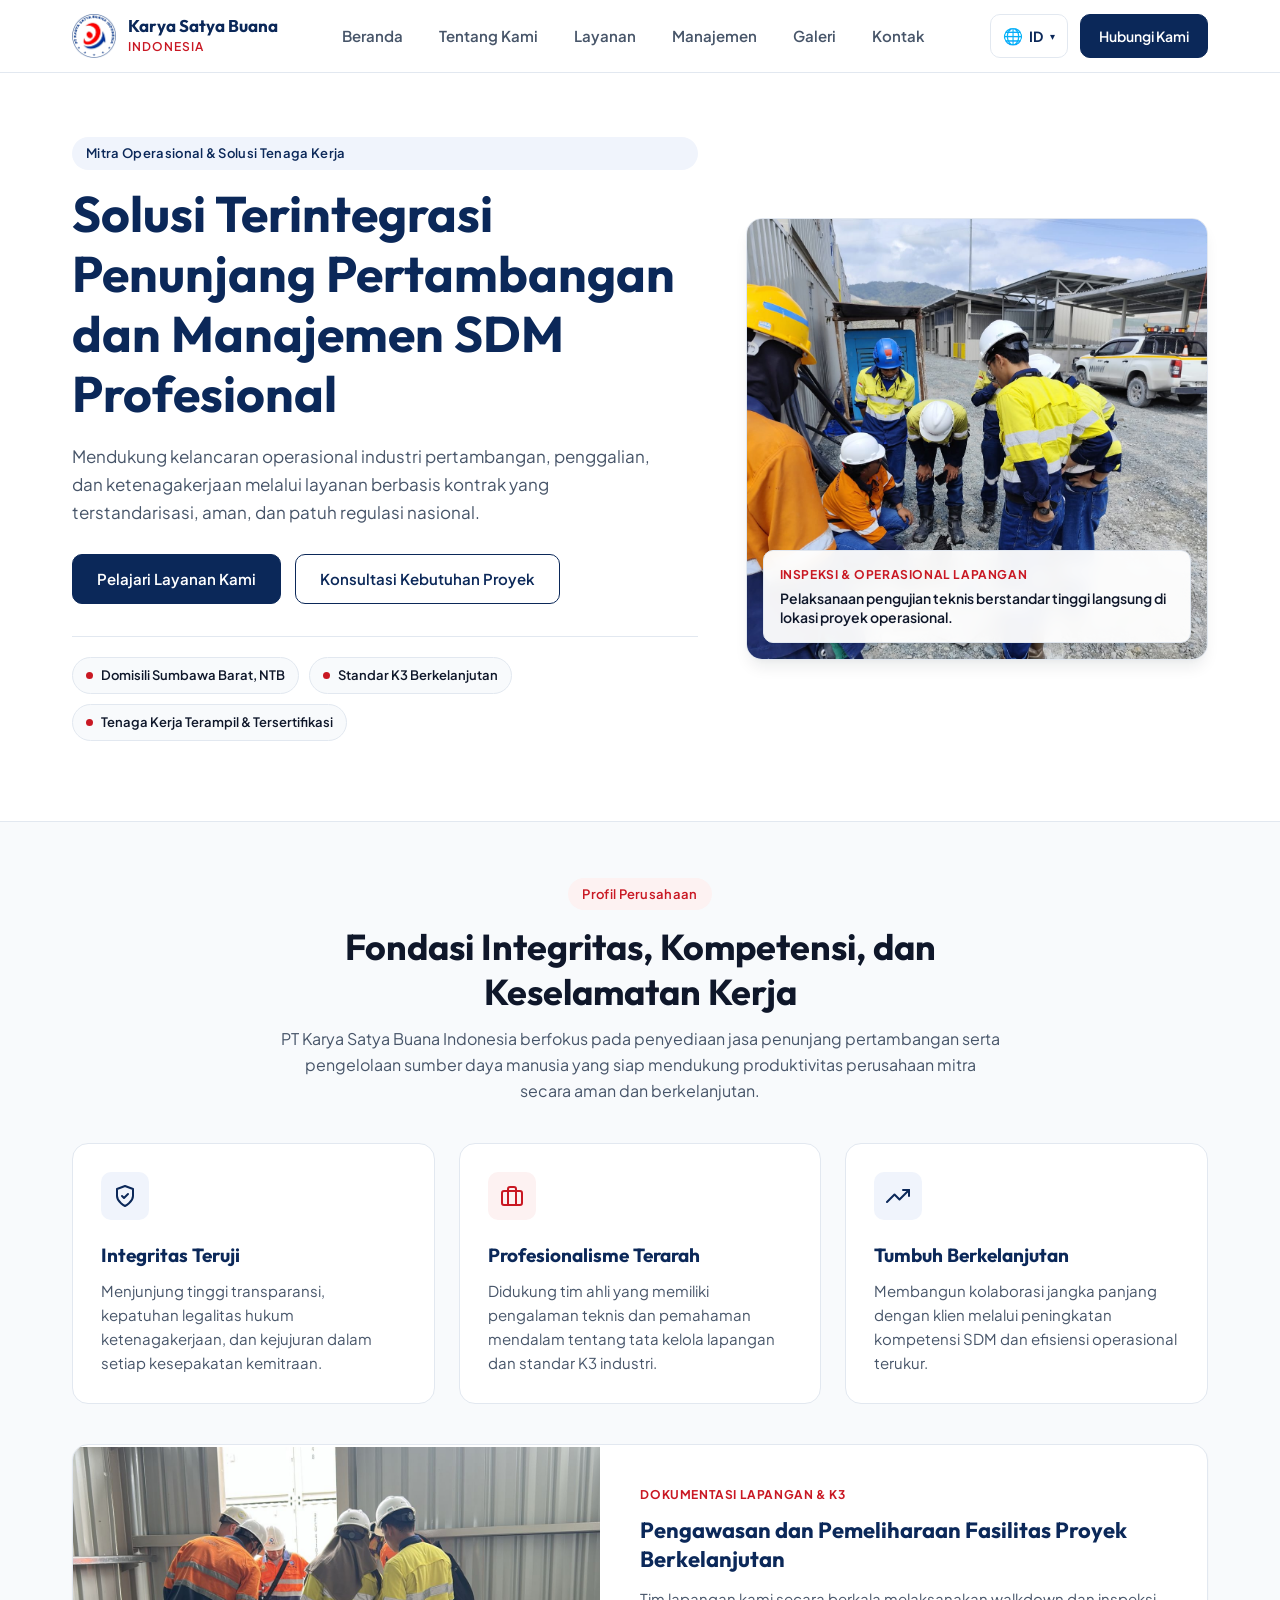
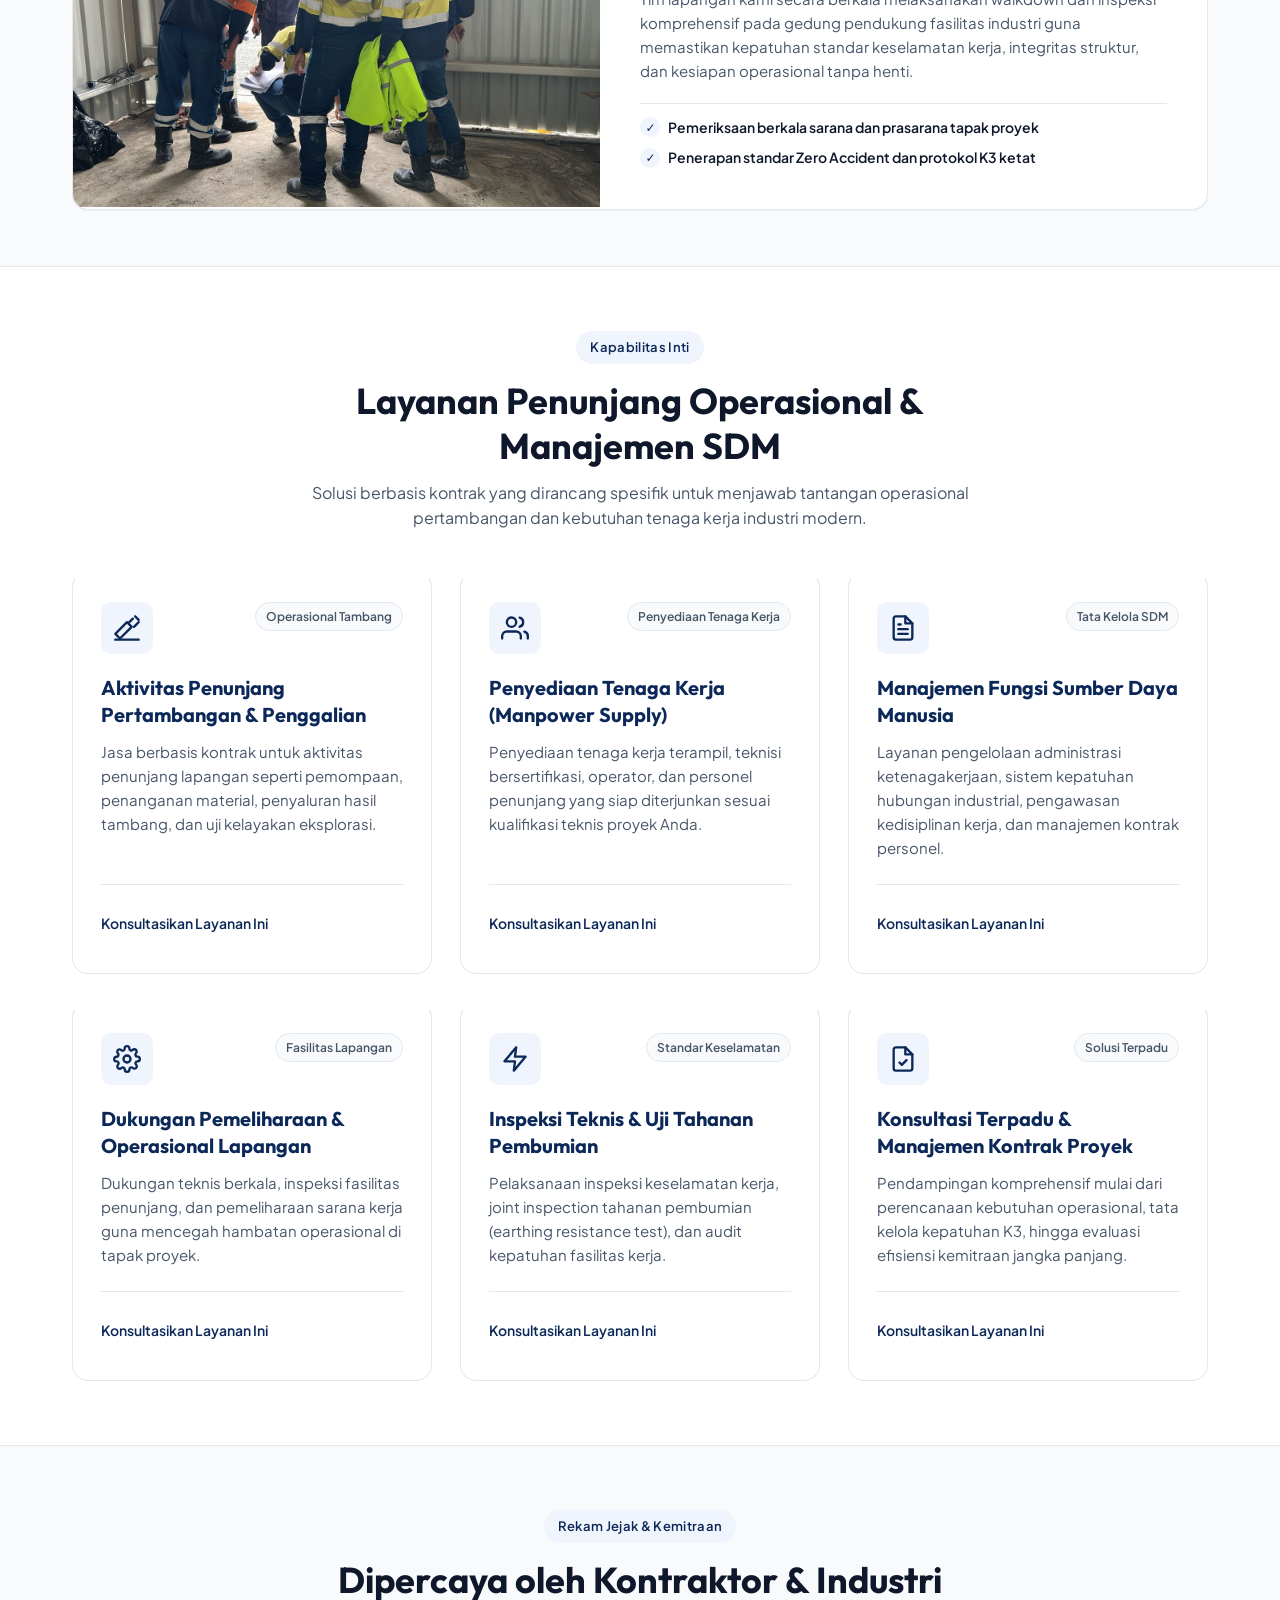
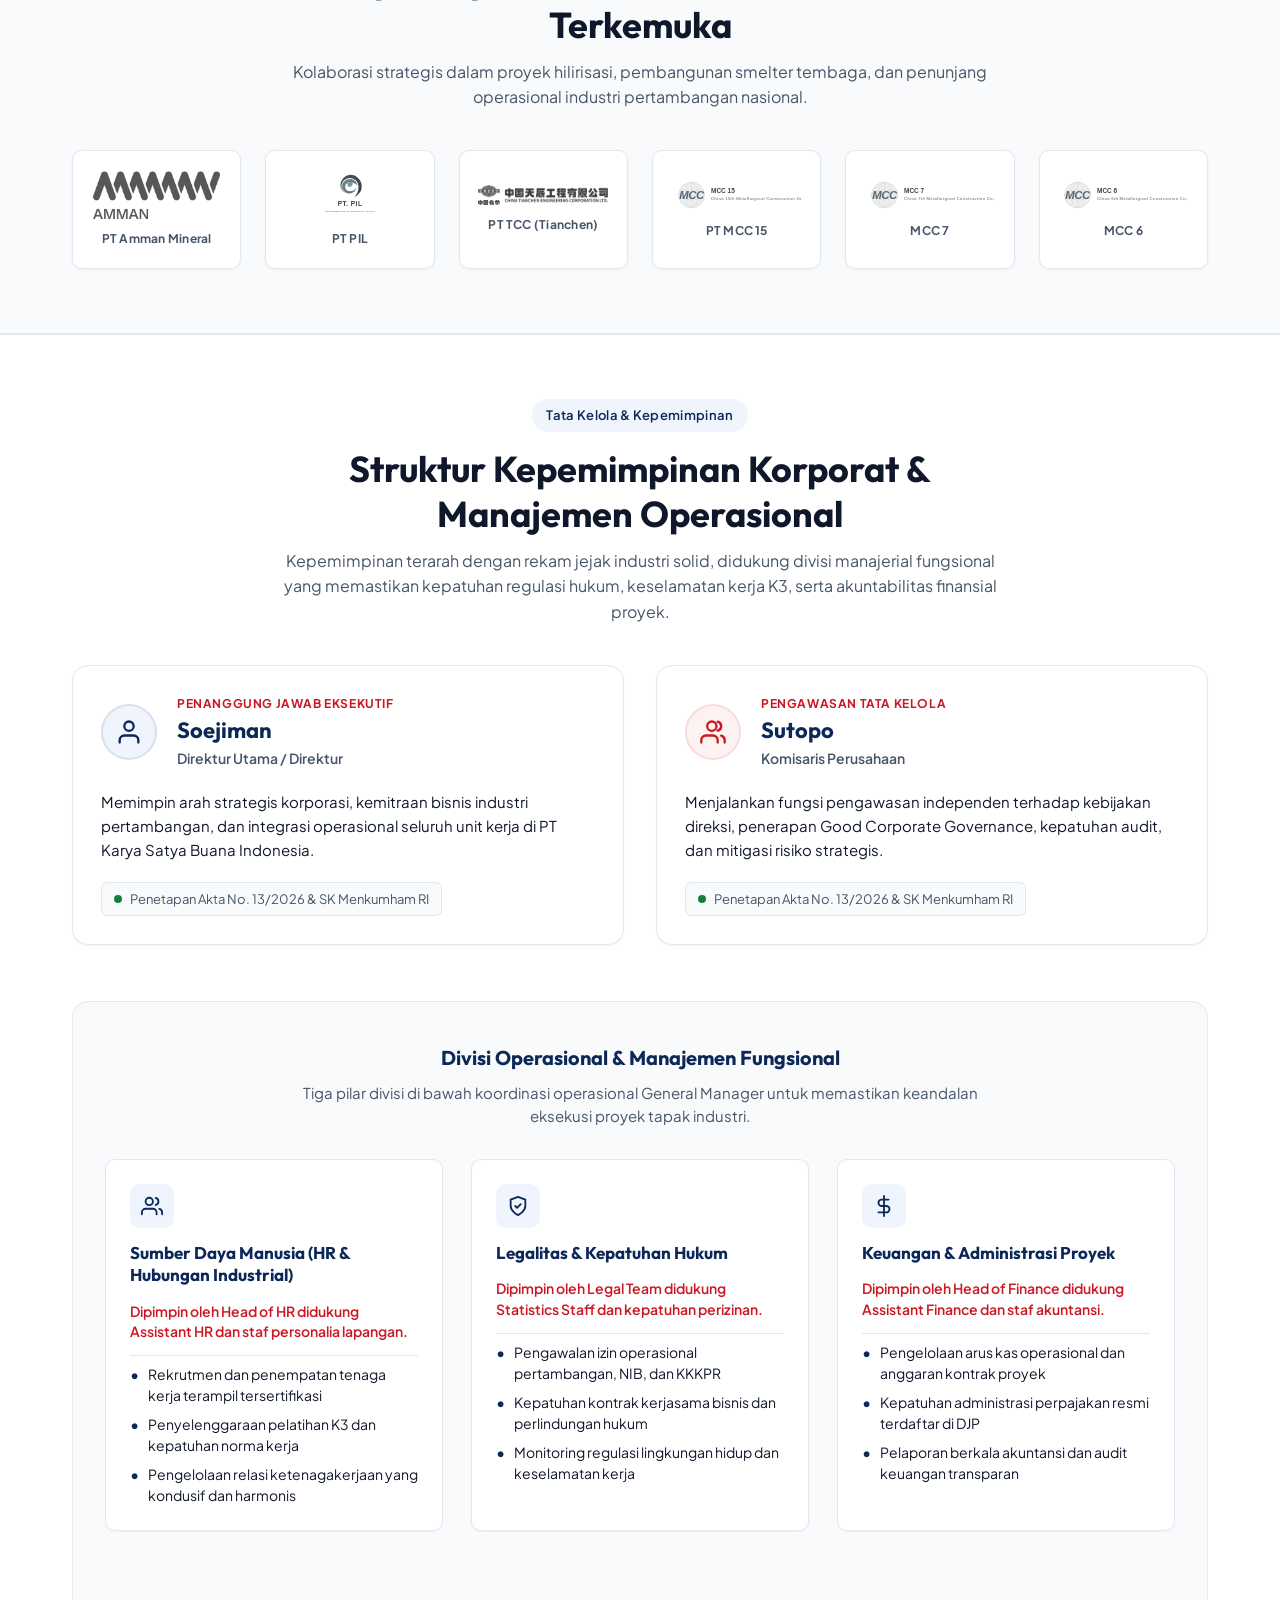
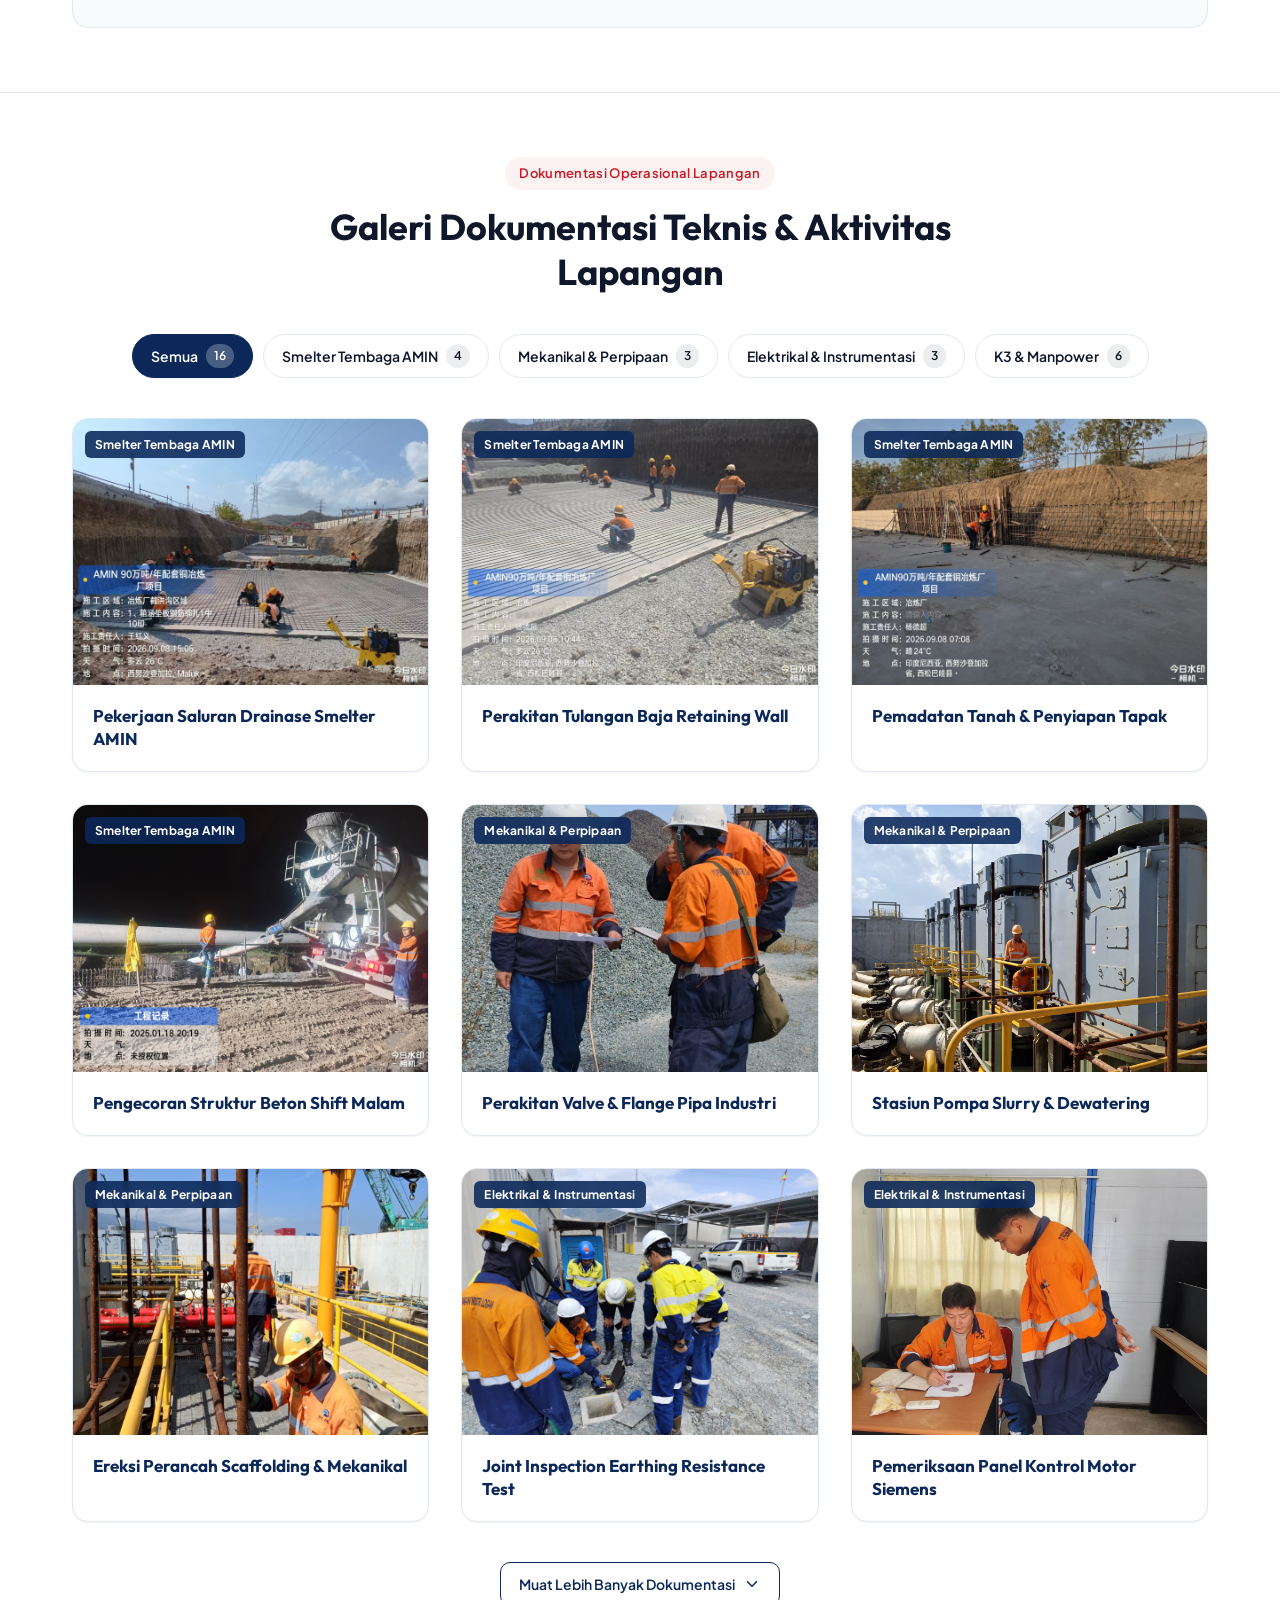
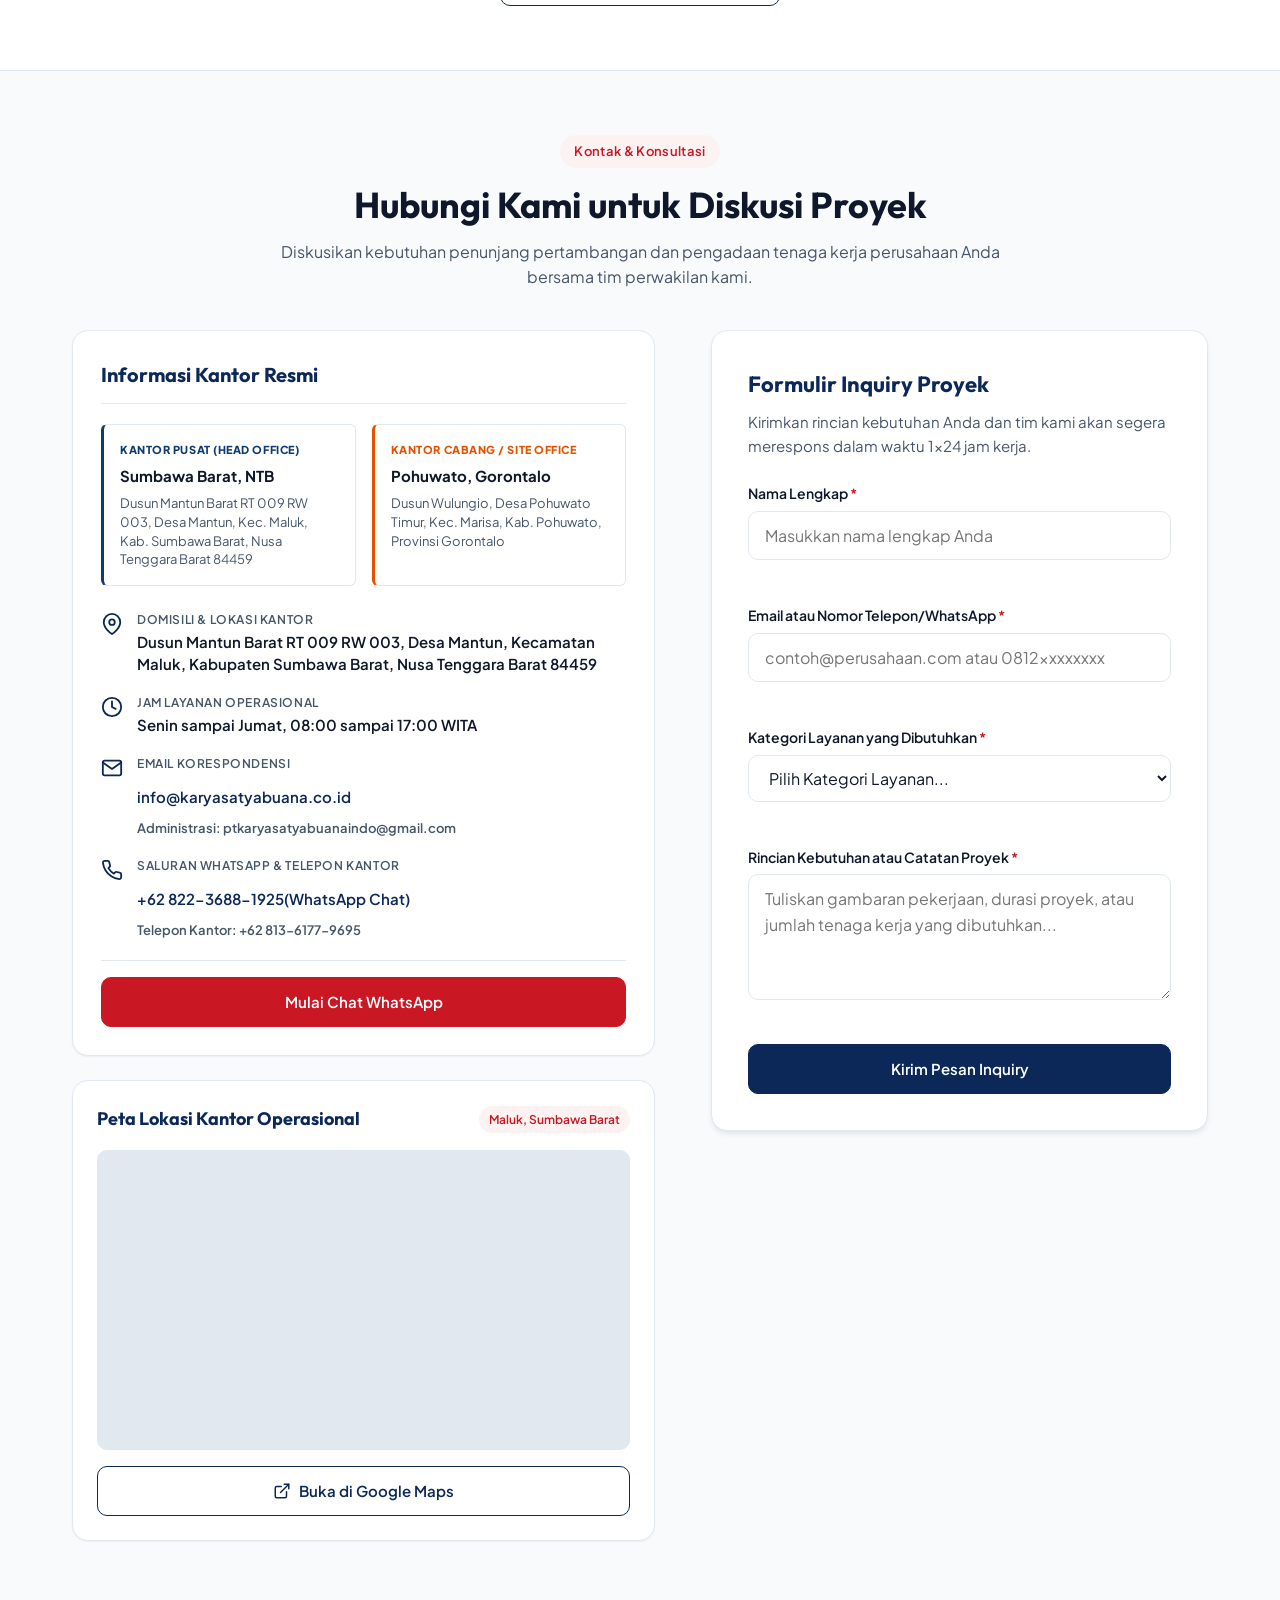
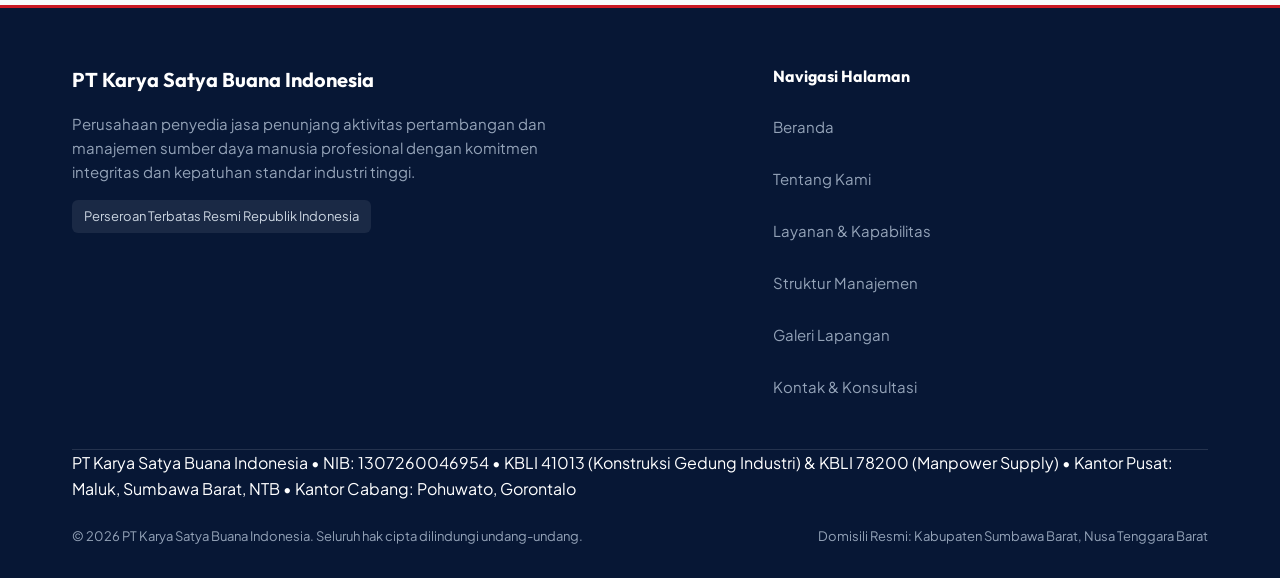
<file: index.html>
<!DOCTYPE html>
<html lang="id">
<head>
  <meta charset="UTF-8">
  <meta name="viewport" content="width=device-width, initial-scale=1.0">
  <title>Penunjang Tambang &amp; SDM | PT Karya Satya Buana Indonesia</title>
  <meta name="description" content="Layanan penunjang pertambangan dan penyediaan tenaga kerja profesional terintegrasi di Sumbawa Barat, NTB. Konsultasikan kebutuhan proyek industri Anda.">
  <meta name="robots" content="index, follow">
  <meta name="geo.region" content="ID-NB">
  <meta name="geo.placename" content="Sumbawa Barat">
  <meta name="geo.position" content="-8.91113;116.75098">
  <meta name="ICBM" content="-8.91113, 116.75098">
  <meta property="og:title" content="PT Karya Satya Buana Indonesia | Penunjang Pertambangan &amp; Solusi SDM">
  <meta property="og:description" content="Mitra terpercaya untuk layanan penunjang operasional pertambangan dan penyediaan tenaga kerja terampil di Indonesia.">
  <meta property="og:type" content="website">
  <meta property="og:url" content="https://karyasatyabuana.co.id/">
  <meta property="og:image" content="https://karyasatyabuana.co.id/assets/images/hero-inspection.jpeg">
  <meta property="og:image:width" content="1200">
  <meta property="og:image:height" content="630">
  <meta property="og:image:alt" content="Inspeksi operasional lapangan PT Karya Satya Buana Indonesia">
  <meta name="twitter:card" content="summary_large_image">
  <meta name="twitter:title" content="PT Karya Satya Buana Indonesia">
  <meta name="twitter:description" content="Mitra terpercaya untuk layanan penunjang operasional pertambangan dan penyediaan tenaga kerja terampil di Indonesia.">
  <meta name="twitter:image" content="https://karyasatyabuana.co.id/assets/images/hero-inspection.jpeg">
  <link rel="canonical" href="https://karyasatyabuana.co.id/">
  <link rel="icon" type="image/x-icon" href="favicon.ico">
  <link rel="preconnect" href="https://fonts.googleapis.com">
  <link rel="preconnect" href="https://fonts.gstatic.com" crossorigin>
  <link href="https://fonts.googleapis.com/css2?family=Outfit:wght@600;700;800&family=Plus+Jakarta+Sans:wght@400;500;600;700&display=swap" rel="stylesheet">
  <link rel="stylesheet" href="assets/css/style.css">
  <script type="application/ld+json">
  {
    "@context": "https://schema.org",
    "@type": "LocalBusiness",
    "name": "PT Karya Satya Buana Indonesia",
    "legalName": "PT Karya Satya Buana Indonesia",
    "url": "https://karyasatyabuana.co.id/",
    "logo": "https://karyasatyabuana.co.id/assets/images/logo.png",
    "image": "https://karyasatyabuana.co.id/assets/images/hero-inspection.jpeg",
    "description": "Jasa penunjang pertambangan, konstruksi gedung industri, serta penyediaan tenaga kerja profesional dan manajemen SDM terintegrasi di Kabupaten Sumbawa Barat, Nusa Tenggara Barat.",
    "hasMap": "https://www.google.com/maps?q=-8.91113,116.75098",
    "geo": {
      "@type": "GeoCoordinates",
      "latitude": -8.911130,
      "longitude": 116.750980
    },
    "address": {
      "@type": "PostalAddress",
      "streetAddress": "Dusun Mantun Barat, RT 009 RW 003, Desa Mantun",
      "addressLocality": "Maluk, Sumbawa Barat",
      "addressRegion": "Nusa Tenggara Barat",
      "postalCode": "84459",
      "addressCountry": "ID"
    },
    "contactPoint": {
      "@type": "ContactPoint",
      "telephone": "+62-822-3688-1925",
      "contactType": "customer service",
      "email": "info@karyasatyabuana.co.id",
      "availableLanguage": ["Indonesian", "English"]
    },
    "founder": [
      {
        "@type": "Person",
        "name": "Soejiman",
        "jobTitle": "Direktur"
      },
      {
        "@type": "Person",
        "name": "Sutopo",
        "jobTitle": "Komisaris"
      }
    ],
    "employee": [
      {
        "@type": "Person",
        "name": "Soejiman",
        "jobTitle": "Direktur Utama"
      },
      {
        "@type": "Person",
        "name": "Sutopo",
        "jobTitle": "Komisaris Perusahaan"
      }
    ],
    "sameAs": [
      "https://wa.me/6282236881925"
    ],
    "areaServed": "Indonesia",
    "openingHours": "Mo-Fr 08:00-17:00",
    "department": [
      {
        "@type": "LocalBusiness",
        "name": "PT Karya Satya Buana Indonesia - Cabang Gorontalo",
        "address": {
          "@type": "PostalAddress",
          "streetAddress": "Dusun Wulungio, Desa Pohuwato Timur",
          "addressLocality": "Marisa, Pohuwato",
          "addressRegion": "Gorontalo",
          "addressCountry": "ID"
        }
      }
    ]
  }
  </script>
  <script src="assets/js/translations.js" defer></script>
  <script src="assets/js/main.js" defer></script>
</head>
<body>
  <a href="#main-content" class="skip-link" data-i18n="nav.skipLink">Menuju ke Konten Utama</a>

  <header class="site-header" id="site-header">
    <div class="container site-header__inner">
      <a href="#hero" class="brand-link" aria-label="Beranda PT Karya Satya Buana Indonesia">
        <img src="assets/images/logo.png" alt="Logo PT Karya Satya Buana Indonesia" class="brand-logo" width="44" height="44">
        <span class="brand-text">
          <span class="brand-text__title">Karya Satya Buana</span>
          <span class="brand-text__subtitle">Indonesia</span>
        </span>
      </a>

      <nav class="desktop-nav" aria-label="Navigasi Utama">
        <ul class="desktop-nav__list">
          <li><a href="#hero" class="nav-link">Beranda</a></li>
          <li><a href="#about" class="nav-link">Tentang Kami</a></li>
          <li><a href="#services" class="nav-link">Layanan</a></li>
          <li><a href="#management" class="nav-link">Manajemen</a></li>
          <li><a href="#gallery" class="nav-link">Galeri</a></li>
          <li><a href="#contact" class="nav-link">Kontak</a></li>
        </ul>
      </nav>

            <div class="desktop-actions">
        <div class="lang-dropdown" id="desktop-lang-dropdown">
          <button type="button" class="lang-dropdown__trigger" id="desktop-lang-trigger" aria-expanded="false" aria-haspopup="listbox" aria-label="Pilih Bahasa / Select Language">
            <span class="lang-dropdown__icon" aria-hidden="true">🌐</span>
            <span class="lang-dropdown__current" id="desktop-lang-current">ID</span>
            <span class="lang-dropdown__arrow" aria-hidden="true">&#9662;</span>
          </button>
          <div class="lang-dropdown__menu" role="listbox" aria-labelledby="desktop-lang-trigger">
            <button type="button" class="lang-dropdown__item is-active" role="option" aria-selected="true" data-lang="id">
              <span class="lang-dropdown__code">ID</span>
              <span class="lang-dropdown__name">Bahasa Indonesia</span>
            </button>
            <button type="button" class="lang-dropdown__item" role="option" aria-selected="false" data-lang="en">
              <span class="lang-dropdown__code">EN</span>
              <span class="lang-dropdown__name">English</span>
            </button>
            <button type="button" class="lang-dropdown__item" role="option" aria-selected="false" data-lang="zh">
              <span class="lang-dropdown__code">ZH</span>
              <span class="lang-dropdown__name">中文</span>
            </button>
          </div>
        </div>
        <a href="#contact" class="btn btn--primary btn--compact" data-i18n="nav.contactCta">Hubungi Kami</a>
      </div>

      <button type="button" class="menu-toggle" id="menu-toggle" aria-expanded="false" aria-controls="mobile-drawer" aria-label="Buka Menu Navigasi">
        <svg class="menu-toggle__icon" viewBox="0 0 24 24" fill="none" stroke="currentColor" stroke-width="2" stroke-linecap="round" stroke-linejoin="round" aria-hidden="true">
          <line x1="3" y1="6" x2="21" y2="6"></line>
          <line x1="3" y1="12" x2="21" y2="12"></line>
          <line x1="3" y1="18" x2="21" y2="18"></line>
        </svg>
      </button>
    </div>
  </header>

  <div class="drawer-backdrop" id="drawer-backdrop" aria-hidden="true"></div>

  <aside class="mobile-drawer" id="mobile-drawer" role="dialog" aria-modal="true" aria-label="Menu Navigasi Mobile" aria-hidden="true">
        <div class="mobile-drawer__header">
      <div class="brand-text">
        <span class="brand-text__title">PT KSBI</span>
        <span class="brand-text__subtitle">Menu Navigasi</span>
      </div>
      <div class="lang-dropdown" id="mobile-lang-dropdown">
        <button type="button" class="lang-dropdown__trigger" id="mobile-lang-trigger" aria-expanded="false" aria-haspopup="listbox" aria-label="Pilih Bahasa / Select Language">
          <span class="lang-dropdown__icon" aria-hidden="true">🌐</span>
          <span class="lang-dropdown__current" id="mobile-lang-current">ID</span>
          <span class="lang-dropdown__arrow" aria-hidden="true">&#9662;</span>
        </button>
        <div class="lang-dropdown__menu" role="listbox" aria-labelledby="mobile-lang-trigger">
          <button type="button" class="lang-dropdown__item is-active" role="option" aria-selected="true" data-lang="id">
            <span class="lang-dropdown__code">ID</span>
            <span class="lang-dropdown__name">Bahasa Indonesia</span>
          </button>
          <button type="button" class="lang-dropdown__item" role="option" aria-selected="false" data-lang="en">
            <span class="lang-dropdown__code">EN</span>
            <span class="lang-dropdown__name">English</span>
          </button>
          <button type="button" class="lang-dropdown__item" role="option" aria-selected="false" data-lang="zh">
            <span class="lang-dropdown__code">ZH</span>
            <span class="lang-dropdown__name">中文</span>
          </button>
        </div>
      </div>
      <button type="button" class="drawer-close" id="drawer-close" aria-label="Tutup Menu Navigasi">
        <svg viewBox="0 0 24 24" width="22" height="22" fill="none" stroke="currentColor" stroke-width="2" stroke-linecap="round" stroke-linejoin="round" aria-hidden="true">
          <line x1="18" y1="6" x2="6" y2="18"></line>
          <line x1="6" y1="6" x2="18" y2="18"></line>
        </svg>
      </button>
    </div>

    <nav class="mobile-drawer__nav">
      <a href="#hero" class="mobile-nav-link">Beranda</a>
      <a href="#about" class="mobile-nav-link">Tentang Kami</a>
      <a href="#services" class="mobile-nav-link">Layanan</a>
      <a href="#management" class="mobile-nav-link">Manajemen</a>
      <a href="#gallery" class="mobile-nav-link">Galeri</a>
      <a href="#contact" class="mobile-nav-link">Kontak</a>
    </nav>

    <div class="mobile-drawer__footer">
      <a href="https://wa.me/6282236881925?text=Halo%20Tim%20PT%20Karya%20Satya%20Buana%20Indonesia%2C%20saya%20tertarik%20untuk%20mengetahui%20layanan%20penunjang%20operasional%20perusahaan." class="btn btn--accent btn--compact mobile-nav-link" target="_blank" rel="noopener noreferrer" data-i18n="nav.waQuick">WhatsApp Cepat</a>
      <a href="#contact" class="btn btn--primary btn--compact mobile-nav-link" data-i18n="nav.sendInquiry">Kirim Pesan Inquiry</a>
    </div>
  </aside>

  <main id="main-content" tabindex="-1">

    <section class="hero-section" id="hero" tabindex="-1" aria-labelledby="hero-title">
      <div class="container">
        <div class="hero-grid">
          <div class="hero-content">
            <div class="section-badge">
              <span data-i18n="hero.badge">Mitra Operasional &amp; Solusi Tenaga Kerja</span>
            </div>
            <h1 class="hero-title" id="hero-title" data-i18n="hero.title">Solusi Terintegrasi Penunjang Pertambangan dan Manajemen SDM Profesional</h1>
            <p class="hero-lead" data-i18n="hero.lead">Mendukung kelancaran operasional industri pertambangan, penggalian, dan ketenagakerjaan melalui layanan berbasis kontrak yang terstandarisasi, aman, dan patuh regulasi nasional.</p>
            <div class="hero-actions">
              <a href="#services" class="btn btn--primary" data-i18n="hero.ctaPrimary">Pelajari Layanan Kami</a>
              <a href="#contact" class="btn btn--secondary" data-i18n="hero.ctaSecondary">Konsultasi Kebutuhan Proyek</a>
            </div>
            <div class="hero-highlights">
              <div class="highlight-pill">
                <span class="highlight-pill__dot" aria-hidden="true"></span>
                <span data-i18n="hero.pillSafety">Domisili Sumbawa Barat, NTB</span>
              </div>
              <div class="highlight-pill">
                <span class="highlight-pill__dot" aria-hidden="true"></span>
                <span data-i18n="hero.pillQuality">Standar K3 Berkelanjutan</span>
              </div>
              <div class="highlight-pill">
                <span class="highlight-pill__dot" aria-hidden="true"></span>
                <span data-i18n="hero.pillEfficiency">Tenaga Kerja Terampil &amp; Tersertifikasi</span>
              </div>
            </div>
          </div>

          <div class="hero-visual">
            <img src="assets/images/hero-inspection.jpeg" alt="Tim teknisi dan pengawas PT Karya Satya Buana Indonesia saat uji earthing resistance dan inspeksi fasilitas industri" class="hero-visual__image" width="600" height="440">
            <div class="hero-visual__card">
              <div class="hero-visual__badge" data-i18n="hero.cardTitle">Inspeksi &amp; Operasional Lapangan</div>
              <div class="hero-visual__caption" data-i18n="hero.cardDesc">Pelaksanaan pengujian teknis berstandar tinggi langsung di lokasi proyek operasional.</div>
            </div>
          </div>
        </div>
      </div>
    </section>

    <section class="about-section" id="about" tabindex="-1" aria-labelledby="about-title">
      <div class="container">
        <div class="section-header">
          <div class="section-badge section-badge--accent">
            <span data-i18n="about.badge">Profil Perusahaan</span>
          </div>
          <h2 class="section-title" id="about-title" data-i18n="about.title">Fondasi Integritas, Kompetensi, dan Keselamatan Kerja</h2>
          <p class="section-description" data-i18n="about.desc">PT Karya Satya Buana Indonesia berfokus pada penyediaan jasa penunjang pertambangan serta pengelolaan sumber daya manusia yang siap mendukung produktivitas perusahaan mitra secara aman dan berkelanjutan.</p>
        </div>

        <div class="about-grid">
          <div class="value-card">
            <div class="value-card__icon-box" aria-hidden="true">
              <svg class="value-card__icon" viewBox="0 0 24 24" fill="none" stroke="currentColor" stroke-width="2" stroke-linecap="round" stroke-linejoin="round">
                <path d="M12 22s8-4 8-10V5l-8-3-8 3v7c0 6 8 10 8 10z"></path>
                <polyline points="9 12 11 14 15 10"></polyline>
              </svg>
            </div>
            <h3 class="value-card__title" data-i18n="about.valueSafetyTitle">Integritas Teruji</h3>
            <p class="value-card__description" data-i18n="about.valueSafetyDesc">Menjunjung tinggi transparansi, kepatuhan legalitas hukum ketenagakerjaan, dan kejujuran dalam setiap kesepakatan kemitraan.</p>
          </div>

          <div class="value-card">
            <div class="value-card__icon-box value-card__icon-box--accent" aria-hidden="true">
              <svg class="value-card__icon" viewBox="0 0 24 24" fill="none" stroke="currentColor" stroke-width="2" stroke-linecap="round" stroke-linejoin="round">
                <rect x="2" y="7" width="20" height="14" rx="2" ry="2"></rect>
                <path d="M16 21V5a2 2 0 0 0-2-2h-4a2 2 0 0 0-2 2v16"></path>
              </svg>
            </div>
            <h3 class="value-card__title" data-i18n="about.valueIntegrityTitle">Profesionalisme Terarah</h3>
            <p class="value-card__description" data-i18n="about.valueIntegrityDesc">Didukung tim ahli yang memiliki pengalaman teknis dan pemahaman mendalam tentang tata kelola lapangan dan standar K3 industri.</p>
          </div>

          <div class="value-card">
            <div class="value-card__icon-box" aria-hidden="true">
              <svg class="value-card__icon" viewBox="0 0 24 24" fill="none" stroke="currentColor" stroke-width="2" stroke-linecap="round" stroke-linejoin="round">
                <polyline points="23 6 13.5 15.5 8.5 10.5 1 18"></polyline>
                <polyline points="17 6 23 6 23 12"></polyline>
              </svg>
            </div>
            <h3 class="value-card__title" data-i18n="about.valueQualityTitle">Tumbuh Berkelanjutan</h3>
            <p class="value-card__description" data-i18n="about.valueQualityDesc">Membangun kolaborasi jangka panjang dengan klien melalui peningkatan kompetensi SDM dan efisiensi operasional terukur.</p>
          </div>
        </div>

        <div class="operation-showcase">
          <div class="operation-showcase__image-container">
            <img src="assets/images/walkdown.jpeg" alt="Dokumentasi walkdown berkala gedung pendukung operasional pertambangan oleh tim PT Karya Satya Buana Indonesia" class="operation-showcase__image" width="560" height="360" loading="lazy">
          </div>
          <div class="operation-showcase__content">
            <span class="operation-showcase__tag" data-i18n="about.opShowcaseTag">Dokumentasi Lapangan &amp; K3</span>
            <h3 class="operation-showcase__title" data-i18n="about.opShowcaseTitle">Pengawasan dan Pemeliharaan Fasilitas Proyek Berkelanjutan</h3>
            <p class="operation-showcase__description" data-i18n="about.opShowcaseDesc">Tim lapangan kami secara berkala melaksanakan walkdown dan inspeksi komprehensif pada gedung pendukung fasilitas industri guna memastikan kepatuhan standar keselamatan kerja, integritas struktur, dan kesiapan operasional tanpa henti.</p>
            <div class="operation-showcase__points">
              <div class="operation-showcase__point">
                <span class="operation-showcase__bullet" aria-hidden="true">&check;</span>
                <span data-i18n="about.opCheck1">Pemeriksaan berkala sarana dan prasarana tapak proyek</span>
              </div>
              <div class="operation-showcase__point">
                <span class="operation-showcase__bullet" aria-hidden="true">&check;</span>
                <span data-i18n="about.opCheck2">Penerapan standar Zero Accident dan protokol K3 ketat</span>
              </div>
            </div>
          </div>
        </div>
      </div>
    </section>

    <section class="services-section" id="services" tabindex="-1" aria-labelledby="services-title">
      <div class="container">
        <div class="section-header">
          <div class="section-badge">
            <span data-i18n="services.badge">Kapabilitas Inti</span>
          </div>
          <h2 class="section-title" id="services-title" data-i18n="services.title">Layanan Penunjang Operasional &amp; Manajemen SDM</h2>
          <p class="section-description" data-i18n="services.desc">Solusi berbasis kontrak yang dirancang spesifik untuk menjawab tantangan operasional pertambangan dan kebutuhan tenaga kerja industri modern.</p>
        </div>

        <div class="services-grid">
          <article class="service-card">
            <div>
              <div class="service-card__top">
                <div class="service-card__icon-box" aria-hidden="true">
                  <svg class="service-card__icon" viewBox="0 0 24 24" fill="none" stroke="currentColor" stroke-width="2" stroke-linecap="round" stroke-linejoin="round">
                    <path d="M2 17l10-10 4 4-10 10z"></path>
                    <path d="m18 11 4-4"></path>
                    <path d="m14 7 3-3"></path>
                    <path d="m19 2 3 3"></path>
                    <path d="M2 22h20"></path>
                  </svg>
                </div>
                <span class="service-card__tag" data-i18n="services.s1Tag">Operasional Tambang</span>
              </div>
              <h3 class="service-card__title" data-i18n="services.s1Title">Aktivitas Penunjang Pertambangan &amp; Penggalian</h3>
              <p class="service-card__description" data-i18n="services.s1Desc">Jasa berbasis kontrak untuk aktivitas penunjang lapangan seperti pemompaan, penanganan material, penyaluran hasil tambang, dan uji kelayakan eksplorasi.</p>
            </div>
            <div class="service-card__action">
              <a href="#contact" class="service-card__link" data-i18n="services.consultCta" data-service="Aktivitas Penunjang Pertambangan">Konsultasikan Layanan Ini</a>
            </div>
          </article>

          <article class="service-card">
            <div>
              <div class="service-card__top">
                <div class="service-card__icon-box" aria-hidden="true">
                  <svg class="service-card__icon" viewBox="0 0 24 24" fill="none" stroke="currentColor" stroke-width="2" stroke-linecap="round" stroke-linejoin="round">
                    <path d="M17 21v-2a4 4 0 0 0-4-4H5a4 4 0 0 0-4 4v2"></path>
                    <circle cx="9" cy="7" r="4"></circle>
                    <path d="M23 21v-2a4 4 0 0 0-3-3.87"></path>
                    <path d="M16 3.13a4 4 0 0 1 0 7.75"></path>
                  </svg>
                </div>
                <span class="service-card__tag" data-i18n="services.s2Tag">Penyediaan Tenaga Kerja</span>
              </div>
              <h3 class="service-card__title" data-i18n="services.s2Title">Penyediaan Tenaga Kerja (Manpower Supply)</h3>
              <p class="service-card__description" data-i18n="services.s2Desc">Penyediaan tenaga kerja terampil, teknisi bersertifikasi, operator, dan personel penunjang yang siap diterjunkan sesuai kualifikasi teknis proyek Anda.</p>
            </div>
            <div class="service-card__action">
              <a href="#contact" class="service-card__link" data-i18n="services.consultCta" data-service="Penyediaan Tenaga Kerja">Konsultasikan Layanan Ini</a>
            </div>
          </article>

          <article class="service-card">
            <div>
              <div class="service-card__top">
                <div class="service-card__icon-box" aria-hidden="true">
                  <svg class="service-card__icon" viewBox="0 0 24 24" fill="none" stroke="currentColor" stroke-width="2" stroke-linecap="round" stroke-linejoin="round">
                    <path d="M14 2H6a2 2 0 0 0-2 2v16a2 2 0 0 0 2 2h12a2 2 0 0 0 2-2V8z"></path>
                    <polyline points="14 2 14 8 20 8"></polyline>
                    <line x1="16" y1="13" x2="8" y2="13"></line>
                    <line x1="16" y1="17" x2="8" y2="17"></line>
                    <polyline points="10 9 9 9 8 9"></polyline>
                  </svg>
                </div>
                <span class="service-card__tag" data-i18n="services.s3Tag">Tata Kelola SDM</span>
              </div>
              <h3 class="service-card__title" data-i18n="services.s3Title">Manajemen Fungsi Sumber Daya Manusia</h3>
              <p class="service-card__description" data-i18n="services.s3Desc">Layanan pengelolaan administrasi ketenagakerjaan, sistem kepatuhan hubungan industrial, pengawasan kedisiplinan kerja, dan manajemen kontrak personel.</p>
            </div>
            <div class="service-card__action">
              <a href="#contact" class="service-card__link" data-i18n="services.consultCta" data-service="Manajemen Fungsi SDM">Konsultasikan Layanan Ini</a>
            </div>
          </article>

          <article class="service-card">
            <div>
              <div class="service-card__top">
                <div class="service-card__icon-box" aria-hidden="true">
                  <svg class="service-card__icon" viewBox="0 0 24 24" fill="none" stroke="currentColor" stroke-width="2" stroke-linecap="round" stroke-linejoin="round">
                    <circle cx="12" cy="12" r="3"></circle>
                    <path d="M19.4 15a1.65 1.65 0 0 0 .33 1.82l.06.06a2 2 0 0 1 0 2.83 2 2 0 0 1-2.83 0l-.06-.06a1.65 1.65 0 0 0-1.82-.33 1.65 1.65 0 0 0-1 1.51V21a2 2 0 0 1-2 2 2 2 0 0 1-2-2v-.09A1.65 1.65 0 0 0 9 19.4a1.65 1.65 0 0 0-1.82.33l-.06.06a2 2 0 0 1-2.83 0 2 2 0 0 1 0-2.83l.06-.06a1.65 1.65 0 0 0 .33-1.82 1.65 1.65 0 0 0-1.51-1H3a2 2 0 0 1-2-2 2 2 0 0 1 2-2h.09A1.65 1.65 0 0 0 4.6 9a1.65 1.65 0 0 0-.33-1.82l-.06-.06a2 2 0 0 1 0-2.83 2 2 0 0 1 2.83 0l.06.06a1.65 1.65 0 0 0 1.82.33H9a1.65 1.65 0 0 0 1-1.51V3a2 2 0 0 1 2-2 2 2 0 0 1 2 2v.09a1.65 1.65 0 0 0 1 1.51 1.65 1.65 0 0 0 1.82-.33l.06-.06a2 2 0 0 1 2.83 0 2 2 0 0 1 0 2.83l-.06.06a1.65 1.65 0 0 0-.33 1.82V9a1.65 1.65 0 0 0 1.51 1H21a2 2 0 0 1 2 2 2 2 0 0 1-2 2h-.09a1.65 1.65 0 0 0-1.51 1z"></path>
                  </svg>
                </div>
                <span class="service-card__tag" data-i18n="services.s4Tag">Fasilitas Lapangan</span>
              </div>
              <h3 class="service-card__title" data-i18n="services.s4Title">Dukungan Pemeliharaan &amp; Operasional Lapangan</h3>
              <p class="service-card__description" data-i18n="services.s4Desc">Dukungan teknis berkala, inspeksi fasilitas penunjang, dan pemeliharaan sarana kerja guna mencegah hambatan operasional di tapak proyek.</p>
            </div>
            <div class="service-card__action">
              <a href="#contact" class="service-card__link" data-i18n="services.consultCta" data-service="Pemeliharaan Lapangan">Konsultasikan Layanan Ini</a>
            </div>
          </article>

          <article class="service-card">
            <div>
              <div class="service-card__top">
                <div class="service-card__icon-box" aria-hidden="true">
                  <svg class="service-card__icon" viewBox="0 0 24 24" fill="none" stroke="currentColor" stroke-width="2" stroke-linecap="round" stroke-linejoin="round">
                    <polygon points="13 2 3 14 12 14 11 22 21 10 12 10 13 2"></polygon>
                  </svg>
                </div>
                <span class="service-card__tag" data-i18n="services.s5Tag">Standar Keselamatan</span>
              </div>
              <h3 class="service-card__title" data-i18n="services.s5Title">Inspeksi Teknis &amp; Uji Tahanan Pembumian</h3>
              <p class="service-card__description" data-i18n="services.s5Desc">Pelaksanaan inspeksi keselamatan kerja, joint inspection tahanan pembumian (earthing resistance test), dan audit kepatuhan fasilitas kerja.</p>
            </div>
            <div class="service-card__action">
              <a href="#contact" class="service-card__link" data-i18n="services.consultCta" data-service="Inspeksi Teknis">Konsultasikan Layanan Ini</a>
            </div>
          </article>

          <article class="service-card">
            <div>
              <div class="service-card__top">
                <div class="service-card__icon-box" aria-hidden="true">
                  <svg class="service-card__icon" viewBox="0 0 24 24" fill="none" stroke="currentColor" stroke-width="2" stroke-linecap="round" stroke-linejoin="round">
                    <path d="M14 2H6a2 2 0 0 0-2 2v16a2 2 0 0 0 2 2h12a2 2 0 0 0 2-2V8z"></path>
                    <polyline points="14 2 14 8 20 8"></polyline>
                    <path d="M9 15l2 2 4-4"></path>
                  </svg>
                </div>
                <span class="service-card__tag" data-i18n="services.s6Tag">Solusi Terpadu</span>
              </div>
              <h3 class="service-card__title" data-i18n="services.s6Title">Konsultasi Terpadu &amp; Manajemen Kontrak Proyek</h3>
              <p class="service-card__description" data-i18n="services.s6Desc">Pendampingan komprehensif mulai dari perencanaan kebutuhan operasional, tata kelola kepatuhan K3, hingga evaluasi efisiensi kemitraan jangka panjang.</p>
            </div>
            <div class="service-card__action">
              <a href="#contact" class="service-card__link" data-i18n="services.consultCta" data-service="Konsultasi Terpadu">Konsultasikan Layanan Ini</a>
            </div>
          </article>
        </div>
      </div>
    </section>

    <section class="partners-section" id="partners" aria-labelledby="partners-title">
      <div class="container">
        <div class="section-header">
          <div class="section-badge">
            <span data-i18n="partners.badge">Rekam Jejak &amp; Kemitraan</span>
          </div>
          <h2 class="section-title" id="partners-title" data-i18n="partners.title">Dipercaya oleh Kontraktor &amp; Industri Terkemuka</h2>
          <p class="section-description" data-i18n="partners.desc">Kolaborasi strategis dalam proyek hilirisasi, pembangunan smelter tembaga, dan penunjang operasional industri pertambangan nasional.</p>
        </div>

        <div class="partners-grid">
          <div class="partner-card">
            <img src="assets/images/clients/amman-mineral.png" alt="Logo PT Amman Mineral" class="partner-card__logo" width="130" height="48" loading="lazy">
            <span class="partner-card__name">PT Amman Mineral</span>
          </div>

          <div class="partner-card">
            <img src="assets/images/clients/pt-pil.svg" alt="Logo PT Pengembangan Industri Logam (PT PIL)" class="partner-card__logo" width="130" height="48" loading="lazy">
            <span class="partner-card__name">PT PIL</span>
          </div>

          <div class="partner-card">
            <img src="assets/images/clients/tcc.png" alt="Logo China Tianchen Engineering Corporation (PT TCC)" class="partner-card__logo" width="130" height="48" loading="lazy">
            <span class="partner-card__name">PT TCC (Tianchen)</span>
          </div>

          <div class="partner-card">
            <img src="assets/images/clients/mcc-15.svg" alt="Logo PT MCC 15 Engineering and Construction" class="partner-card__logo" width="130" height="48" loading="lazy">
            <span class="partner-card__name">PT MCC 15</span>
          </div>

          <div class="partner-card">
            <img src="assets/images/clients/mcc-7.svg" alt="Logo MCC 7 Metallurgical Construction" class="partner-card__logo" width="130" height="48" loading="lazy">
            <span class="partner-card__name">MCC 7</span>
          </div>

          <div class="partner-card">
            <img src="assets/images/clients/mcc-6.svg" alt="Logo MCC 6 Metallurgical Construction" class="partner-card__logo" width="130" height="48" loading="lazy">
            <span class="partner-card__name">MCC 6</span>
          </div>
        </div>
      </div>
    </section>

    <section class="management-section" id="management" tabindex="-1" aria-labelledby="management-title">
      <div class="container">
        <div class="section-header">
          <div class="section-badge">
            <span data-i18n="management.badge">Tata Kelola &amp; Kepemimpinan</span>
          </div>
          <h2 class="section-title" id="management-title" data-i18n="management.title">Struktur Kepemimpinan Korporat &amp; Manajemen Operasional</h2>
          <p class="section-description" data-i18n="management.desc">Kepemimpinan terarah dengan rekam jejak industri solid, didukung divisi manajerial fungsional yang memastikan kepatuhan regulasi hukum, keselamatan kerja K3, serta akuntabilitas finansial proyek.</p>
        </div>

        <div class="leadership-grid management-grid">
          <article class="leadership-card management-card">
            <div class="leadership-card__header">
              <div class="leadership-card__avatar-box" aria-hidden="true">
                <svg class="leadership-card__avatar-icon" viewBox="0 0 24 24" fill="none" stroke="currentColor" stroke-width="2" stroke-linecap="round" stroke-linejoin="round">
                  <path d="M20 21v-2a4 4 0 0 0-4-4H8a4 4 0 0 0-4 4v2"></path>
                  <circle cx="12" cy="7" r="4"></circle>
                </svg>
              </div>
              <div class="leadership-card__meta">
                <span class="leadership-card__role-tag" data-i18n="management.dirRole">Penanggung Jawab Eksekutif</span>
                <h3 class="leadership-card__name">Soejiman</h3>
                <div class="leadership-card__position">Direktur Utama / Direktur</div>
              </div>
            </div>
            <p class="leadership-card__bio" data-i18n="management.dirBio">Memimpin arah strategis korporasi, kemitraan bisnis industri pertambangan, dan integrasi operasional seluruh unit kerja di PT Karya Satya Buana Indonesia.</p>
            <div class="leadership-card__legal-badge">
              <span class="legal-badge__dot" aria-hidden="true"></span>
              <span>Penetapan Akta No. 13/2026 &amp; SK Menkumham RI</span>
            </div>
          </article>

          <article class="leadership-card management-card">
            <div class="leadership-card__header">
              <div class="leadership-card__avatar-box leadership-card__avatar-box--accent" aria-hidden="true">
                <svg class="leadership-card__avatar-icon" viewBox="0 0 24 24" fill="none" stroke="currentColor" stroke-width="2" stroke-linecap="round" stroke-linejoin="round">
                  <path d="M16 21v-2a4 4 0 0 0-4-4H6a4 4 0 0 0-4 4v2"></path>
                  <circle cx="11" cy="7" r="4"></circle>
                  <path d="M22 21v-2a4 4 0 0 0-3-3.87"></path>
                  <path d="M16 3.13a4 4 0 0 1 0 7.75"></path>
                </svg>
              </div>
              <div class="leadership-card__meta">
                <span class="leadership-card__role-tag" data-i18n="management.comRole">Pengawasan Tata Kelola</span>
                <h3 class="leadership-card__name">Sutopo</h3>
                <div class="leadership-card__position">Komisaris Perusahaan</div>
              </div>
            </div>
            <p class="leadership-card__bio" data-i18n="management.comBio">Menjalankan fungsi pengawasan independen terhadap kebijakan direksi, penerapan Good Corporate Governance, kepatuhan audit, dan mitigasi risiko strategis.</p>
            <div class="leadership-card__legal-badge">
              <span class="legal-badge__dot" aria-hidden="true"></span>
              <span>Penetapan Akta No. 13/2026 &amp; SK Menkumham RI</span>
            </div>
          </article>
        </div>

        <div class="management-divisions">
          <div class="divisions-header">
            <h3 class="divisions-title" data-i18n="management.divTitle">Divisi Operasional &amp; Manajemen Fungsional</h3>
            <p class="divisions-subtitle" data-i18n="management.divSubtitle">Tiga pilar divisi di bawah koordinasi operasional General Manager untuk memastikan keandalan eksekusi proyek tapak industri.</p>
          </div>

          <div class="divisions-grid management-grid">
            <div class="division-card management-card">
              <div class="division-card__icon-box" aria-hidden="true">
                <svg class="division-card__icon" viewBox="0 0 24 24" fill="none" stroke="currentColor" stroke-width="2" stroke-linecap="round" stroke-linejoin="round">
                  <path d="M17 21v-2a4 4 0 0 0-4-4H5a4 4 0 0 0-4 4v2"></path>
                  <circle cx="9" cy="7" r="4"></circle>
                  <path d="M23 21v-2a4 4 0 0 0-3-3.87"></path>
                  <path d="M16 3.13a4 4 0 0 1 0 7.75"></path>
                </svg>
              </div>
              <h4 class="division-card__title" data-i18n="management.divHrTitle">Sumber Daya Manusia (HR &amp; Hubungan Industrial)</h4>
              <p class="division-card__lead" data-i18n="management.divHrLead">Dipimpin oleh Head of HR didukung Assistant HR dan staf personalia lapangan.</p>
              <ul class="division-card__list">
                <li data-i18n="management.divHrItem1">Rekrutmen dan penempatan tenaga kerja terampil tersertifikasi</li>
                <li data-i18n="management.divHrItem2">Penyelenggaraan pelatihan K3 dan kepatuhan norma kerja</li>
                <li data-i18n="management.divHrItem3">Pengelolaan relasi ketenagakerjaan yang kondusif dan harmonis</li>
              </ul>
            </div>

            <div class="division-card management-card">
              <div class="division-card__icon-box" aria-hidden="true">
                <svg class="division-card__icon" viewBox="0 0 24 24" fill="none" stroke="currentColor" stroke-width="2" stroke-linecap="round" stroke-linejoin="round">
                  <path d="M12 22s8-4 8-10V5l-8-3-8 3v7c0 6 8 10 8 10z"></path>
                  <polyline points="9 12 11 14 15 10"></polyline>
                </svg>
              </div>
              <h4 class="division-card__title" data-i18n="management.divLegalTitle">Legalitas &amp; Kepatuhan Hukum</h4>
              <p class="division-card__lead" data-i18n="management.divLegalLead">Dipimpin oleh Legal Team didukung Statistics Staff dan kepatuhan perizinan.</p>
              <ul class="division-card__list">
                <li data-i18n="management.divLegalItem1">Pengawalan izin operasional pertambangan, NIB, dan KKKPR</li>
                <li data-i18n="management.divLegalItem2">Kepatuhan kontrak kerjasama bisnis dan perlindungan hukum</li>
                <li data-i18n="management.divLegalItem3">Monitoring regulasi lingkungan hidup dan keselamatan kerja</li>
              </ul>
            </div>

            <div class="division-card management-card">
              <div class="division-card__icon-box" aria-hidden="true">
                <svg class="division-card__icon" viewBox="0 0 24 24" fill="none" stroke="currentColor" stroke-width="2" stroke-linecap="round" stroke-linejoin="round">
                  <line x1="12" y1="1" x2="12" y2="23"></line>
                  <path d="M17 5H9.5a3.5 3.5 0 0 0 0 7h5a3.5 3.5 0 0 1 0 7H6"></path>
                </svg>
              </div>
              <h4 class="division-card__title" data-i18n="management.divFinTitle">Keuangan &amp; Administrasi Proyek</h4>
              <p class="division-card__lead" data-i18n="management.divFinLead">Dipimpin oleh Head of Finance didukung Assistant Finance dan staf akuntansi.</p>
              <ul class="division-card__list">
                <li data-i18n="management.divFinItem1">Pengelolaan arus kas operasional dan anggaran kontrak proyek</li>
                <li data-i18n="management.divFinItem2">Kepatuhan administrasi perpajakan resmi terdaftar di DJP</li>
                <li data-i18n="management.divFinItem3">Pelaporan berkala akuntansi dan audit keuangan transparan</li>
              </ul>
            </div>
          </div>
        </div>
      </div>
    </section>

    <section class="gallery-section" id="gallery" tabindex="-1" aria-labelledby="gallery-title">
      <div class="container">
        <div class="section-header">
          <div class="section-badge section-badge--accent">
            <span data-i18n="gallery.badge">Dokumentasi Operasional Lapangan</span>
          </div>
          <h2 class="section-title" id="gallery-title" data-i18n="gallery.title">Galeri Dokumentasi Teknis &amp; Aktivitas Lapangan</h2>
        </div>

        <div class="gallery-filters" role="tablist" aria-label="Filter Kategori Galeri Portofolio">
          <button type="button" class="gallery-filter-btn is-active" role="tab" aria-selected="true" data-filter="all">
            <span data-i18n="gallery.filterAll">Semua</span>
            <span class="gallery-filter-count">16</span>
          </button>
          <button type="button" class="gallery-filter-btn" role="tab" aria-selected="false" data-filter="smelter">
            <span data-i18n="gallery.filterAmin">Smelter Tembaga AMIN</span>
            <span class="gallery-filter-count">4</span>
          </button>
          <button type="button" class="gallery-filter-btn" role="tab" aria-selected="false" data-filter="mechanical">
            <span data-i18n="gallery.filterPiping">Mekanikal &amp; Perpipaan</span>
            <span class="gallery-filter-count">3</span>
          </button>
          <button type="button" class="gallery-filter-btn" role="tab" aria-selected="false" data-filter="electrical">
            <span data-i18n="gallery.filterElec">Elektrikal &amp; Instrumentasi</span>
            <span class="gallery-filter-count">3</span>
          </button>
          <button type="button" class="gallery-filter-btn" role="tab" aria-selected="false" data-filter="safety-manpower">
            <span data-i18n="gallery.filterK3">K3 &amp; Manpower</span>
            <span class="gallery-filter-count">6</span>
          </button>
        </div>

        <div class="gallery-grid" id="gallery-grid">
          <article class="gallery-card gallery-item" data-category="smelter" tabindex="0" role="button" aria-haspopup="dialog" aria-label="Lihat foto Pekerjaan Saluran Drainase Smelter AMIN">
            <div class="gallery-card__media gallery-item__media">
              <img src="assets/images/gallery/smelter-amin-culvert-drainage.jpeg" alt="Pemasangan bekisting dan saluran drainase proyek fasilitas smelter tembaga AMIN Sumbawa Barat oleh PT KSBI" class="gallery-card__img gallery-item__image" width="600" height="450" loading="lazy">
              <span class="gallery-card__badge" data-i18n="gallery.filterAmin">Smelter Tembaga AMIN</span>
              <div class="gallery-card__overlay" aria-hidden="true">
                <svg class="gallery-card__zoom-icon" viewBox="0 0 24 24" fill="none" stroke="currentColor" stroke-width="2" stroke-linecap="round" stroke-linejoin="round" width="24" height="24">
                  <circle cx="11" cy="11" r="8"></circle>
                  <line x1="21" y1="21" x2="16.65" y2="16.65"></line>
                  <line x1="11" y1="8" x2="11" y2="14"></line>
                  <line x1="8" y1="11" x2="14" y2="11"></line>
                </svg>
              </div>
            </div>
            <div class="gallery-card__content">
              <h3 class="gallery-card__title">Pekerjaan Saluran Drainase Smelter AMIN</h3>
            </div>
          </article>

          <article class="gallery-card gallery-item" data-category="smelter" tabindex="0" role="button" aria-haspopup="dialog" aria-label="Lihat foto Perakitan Tulangan Baja Retaining Wall">
            <div class="gallery-card__media gallery-item__media">
              <img src="assets/images/gallery/smelter-amin-rebar-reinforcement.jpeg" alt="Perakitan tulangan rebar baja dinding penahan tanah proyek smelter tembaga AMIN oleh tenaga kerja PT KSBI" class="gallery-card__img gallery-item__image" width="600" height="450" loading="lazy">
              <span class="gallery-card__badge" data-i18n="gallery.filterAmin">Smelter Tembaga AMIN</span>
              <div class="gallery-card__overlay" aria-hidden="true">
                <svg class="gallery-card__zoom-icon" viewBox="0 0 24 24" fill="none" stroke="currentColor" stroke-width="2" stroke-linecap="round" stroke-linejoin="round" width="24" height="24">
                  <circle cx="11" cy="11" r="8"></circle>
                  <line x1="21" y1="21" x2="16.65" y2="16.65"></line>
                  <line x1="11" y1="8" x2="11" y2="14"></line>
                  <line x1="8" y1="11" x2="14" y2="11"></line>
                </svg>
              </div>
            </div>
            <div class="gallery-card__content">
              <h3 class="gallery-card__title">Perakitan Tulangan Baja Retaining Wall</h3>
            </div>
          </article>

          <article class="gallery-card gallery-item" data-category="smelter" tabindex="0" role="button" aria-haspopup="dialog" aria-label="Lihat foto Pemadatan Tanah &amp; Penyiapan Tapak">
            <div class="gallery-card__media gallery-item__media">
              <img src="assets/images/gallery/smelter-amin-groundwork-compaction.jpeg" alt="Operasi pemadatan tanah tapak konstruksi menggunakan alat berat vibratory roller oleh tim lapangan PT KSBI" class="gallery-card__img gallery-item__image" width="600" height="450" loading="lazy">
              <span class="gallery-card__badge" data-i18n="gallery.filterAmin">Smelter Tembaga AMIN</span>
              <div class="gallery-card__overlay" aria-hidden="true">
                <svg class="gallery-card__zoom-icon" viewBox="0 0 24 24" fill="none" stroke="currentColor" stroke-width="2" stroke-linecap="round" stroke-linejoin="round" width="24" height="24">
                  <circle cx="11" cy="11" r="8"></circle>
                  <line x1="21" y1="21" x2="16.65" y2="16.65"></line>
                  <line x1="11" y1="8" x2="11" y2="14"></line>
                  <line x1="8" y1="11" x2="14" y2="11"></line>
                </svg>
              </div>
            </div>
            <div class="gallery-card__content">
              <h3 class="gallery-card__title">Pemadatan Tanah &amp; Penyiapan Tapak</h3>
            </div>
          </article>

          <article class="gallery-card gallery-item" data-category="smelter" tabindex="0" role="button" aria-haspopup="dialog" aria-label="Lihat foto Pengecoran Struktur Beton Shift Malam">
            <div class="gallery-card__media gallery-item__media">
              <img src="assets/images/gallery/smelter-amin-concrete-casting-night.jpeg" alt="Operasi pengecoran beton malam hari struktur smelter tembaga AMIN dengan penerangan tower lamp oleh PT KSBI" class="gallery-card__img gallery-item__image" width="600" height="450" loading="lazy">
              <span class="gallery-card__badge" data-i18n="gallery.filterAmin">Smelter Tembaga AMIN</span>
              <div class="gallery-card__overlay" aria-hidden="true">
                <svg class="gallery-card__zoom-icon" viewBox="0 0 24 24" fill="none" stroke="currentColor" stroke-width="2" stroke-linecap="round" stroke-linejoin="round" width="24" height="24">
                  <circle cx="11" cy="11" r="8"></circle>
                  <line x1="21" y1="21" x2="16.65" y2="16.65"></line>
                  <line x1="11" y1="8" x2="11" y2="14"></line>
                  <line x1="8" y1="11" x2="14" y2="11"></line>
                </svg>
              </div>
            </div>
            <div class="gallery-card__content">
              <h3 class="gallery-card__title">Pengecoran Struktur Beton Shift Malam</h3>
            </div>
          </article>

          <article class="gallery-card gallery-item" data-category="mechanical" tabindex="0" role="button" aria-haspopup="dialog" aria-label="Lihat foto Perakitan Valve &amp; Flange Pipa Industri">
            <div class="gallery-card__media gallery-item__media">
              <img src="assets/images/gallery/mechanical-piping-flange-valve.jpeg" alt="Teknisi mekanikal PT KSBI melakukan perakitan flange dan katup valve pipa transmisi industri bertekanan" class="gallery-card__img gallery-item__image" width="600" height="450" loading="lazy">
              <span class="gallery-card__badge" data-i18n="gallery.filterPiping">Mekanikal &amp; Perpipaan</span>
              <div class="gallery-card__overlay" aria-hidden="true">
                <svg class="gallery-card__zoom-icon" viewBox="0 0 24 24" fill="none" stroke="currentColor" stroke-width="2" stroke-linecap="round" stroke-linejoin="round" width="24" height="24">
                  <circle cx="11" cy="11" r="8"></circle>
                  <line x1="21" y1="21" x2="16.65" y2="16.65"></line>
                  <line x1="11" y1="8" x2="11" y2="14"></line>
                  <line x1="8" y1="11" x2="14" y2="11"></line>
                </svg>
              </div>
            </div>
            <div class="gallery-card__content">
              <h3 class="gallery-card__title">Perakitan Valve &amp; Flange Pipa Industri</h3>
            </div>
          </article>

          <article class="gallery-card gallery-item" data-category="mechanical" tabindex="0" role="button" aria-haspopup="dialog" aria-label="Lihat foto Pemasangan Stasiun Pompa Slurry">
            <div class="gallery-card__media gallery-item__media">
              <img src="assets/images/gallery/mechanical-slurry-pump-station.jpeg" alt="Deretan unit pompa slurry industri dan manifold pipa berdiameter besar di site pemrosesan tambang PT KSBI" class="gallery-card__img gallery-item__image" width="600" height="450" loading="lazy">
              <span class="gallery-card__badge" data-i18n="gallery.filterPiping">Pompa &amp; Dewatering</span>
              <div class="gallery-card__overlay" aria-hidden="true">
                <svg class="gallery-card__zoom-icon" viewBox="0 0 24 24" fill="none" stroke="currentColor" stroke-width="2" stroke-linecap="round" stroke-linejoin="round" width="24" height="24">
                  <circle cx="11" cy="11" r="8"></circle>
                  <line x1="21" y1="21" x2="16.65" y2="16.65"></line>
                  <line x1="11" y1="8" x2="11" y2="14"></line>
                  <line x1="8" y1="11" x2="14" y2="11"></line>
                </svg>
              </div>
            </div>
            <div class="gallery-card__content">
              <h3 class="gallery-card__title">Stasiun Pompa Slurry &amp; Dewatering</h3>
            </div>
          </article>

          <article class="gallery-card gallery-item" data-category="mechanical" tabindex="0" role="button" aria-haspopup="dialog" aria-label="Lihat foto Perakitan Scaffolding Baja Modular">
            <div class="gallery-card__media gallery-item__media">
              <img src="assets/images/gallery/mechanical-scaffolding-erection.jpeg" alt="Pemasangan struktur perancah scaffolding pada platform instalasi industri tambang dengan standar K3 PT KSBI" class="gallery-card__img gallery-item__image" width="600" height="450" loading="lazy">
              <span class="gallery-card__badge" data-i18n="gallery.filterPiping">Mekanikal &amp; Scaffolding</span>
              <div class="gallery-card__overlay" aria-hidden="true">
                <svg class="gallery-card__zoom-icon" viewBox="0 0 24 24" fill="none" stroke="currentColor" stroke-width="2" stroke-linecap="round" stroke-linejoin="round" width="24" height="24">
                  <circle cx="11" cy="11" r="8"></circle>
                  <line x1="21" y1="21" x2="16.65" y2="16.65"></line>
                  <line x1="11" y1="8" x2="11" y2="14"></line>
                  <line x1="8" y1="11" x2="14" y2="11"></line>
                </svg>
              </div>
            </div>
            <div class="gallery-card__content">
              <h3 class="gallery-card__title">Ereksi Perancah Scaffolding &amp; Mekanikal</h3>
            </div>
          </article>

          <article class="gallery-card gallery-item" data-category="electrical" tabindex="0" role="button" aria-haspopup="dialog" aria-label="Lihat foto Joint Inspection Earthing Resistance Test">
            <div class="gallery-card__media gallery-item__media">
              <img src="assets/images/gallery/electrical-earthing-resistance-test.jpeg" alt="Inspeksi bersama pengujian tahanan pembumian sistem kelistrikan di site tambang Sumbawa Barat oleh tim PT Karya Satya Buana Indonesia" class="gallery-card__img gallery-item__image" width="600" height="450" loading="lazy">
              <span class="gallery-card__badge" data-i18n="gallery.filterElec">Uji Kelistrikan &amp; K3</span>
              <div class="gallery-card__overlay" aria-hidden="true">
                <svg class="gallery-card__zoom-icon" viewBox="0 0 24 24" fill="none" stroke="currentColor" stroke-width="2" stroke-linecap="round" stroke-linejoin="round" width="24" height="24">
                  <circle cx="11" cy="11" r="8"></circle>
                  <line x1="21" y1="21" x2="16.65" y2="16.65"></line>
                  <line x1="11" y1="8" x2="11" y2="14"></line>
                  <line x1="8" y1="11" x2="14" y2="11"></line>
                </svg>
              </div>
            </div>
            <div class="gallery-card__content">
              <h3 class="gallery-card__title">Joint Inspection Earthing Resistance Test</h3>
            </div>
          </article>

          <article class="gallery-card gallery-item" data-category="electrical" tabindex="0" role="button" aria-haspopup="dialog" aria-label="Lihat foto Pemeriksaan Panel Kontrol Motor Siemens">
            <div class="gallery-card__media gallery-item__media">
              <img src="assets/images/gallery/electrical-siemens-mcc-panel.jpeg" alt="Teknisi elektrikal PT KSBI memeriksa wiring dan modul kontrol inverter Siemens S120 di ruang MCC tapak proyek" class="gallery-card__img gallery-item__image" width="600" height="450" loading="lazy">
              <span class="gallery-card__badge" data-i18n="gallery.filterElec">Elektrikal &amp; Instrumentasi</span>
              <div class="gallery-card__overlay" aria-hidden="true">
                <svg class="gallery-card__zoom-icon" viewBox="0 0 24 24" fill="none" stroke="currentColor" stroke-width="2" stroke-linecap="round" stroke-linejoin="round" width="24" height="24">
                  <circle cx="11" cy="11" r="8"></circle>
                  <line x1="21" y1="21" x2="16.65" y2="16.65"></line>
                  <line x1="11" y1="8" x2="11" y2="14"></line>
                  <line x1="8" y1="11" x2="14" y2="11"></line>
                </svg>
              </div>
            </div>
            <div class="gallery-card__content">
              <h3 class="gallery-card__title">Pemeriksaan Panel Kontrol Motor Siemens</h3>
            </div>
          </article>

          <article class="gallery-card gallery-item" data-category="electrical" tabindex="0" role="button" aria-haspopup="dialog" aria-label="Lihat foto Kalibrasi Flow Transmitter &amp; Instrumentasi">
            <div class="gallery-card__media gallery-item__media">
              <img src="assets/images/gallery/electrical-transmitter-calibration.jpeg" alt="Pengujian transmisi sinyal instrumen lapangan ke ruang kendali otomatis industri pertambangan PT KSBI" class="gallery-card__img gallery-item__image" width="600" height="450" loading="lazy">
              <span class="gallery-card__badge" data-i18n="gallery.filterElec">Instrumentasi &amp; Kontrol</span>
              <div class="gallery-card__overlay" aria-hidden="true">
                <svg class="gallery-card__zoom-icon" viewBox="0 0 24 24" fill="none" stroke="currentColor" stroke-width="2" stroke-linecap="round" stroke-linejoin="round" width="24" height="24">
                  <circle cx="11" cy="11" r="8"></circle>
                  <line x1="21" y1="21" x2="16.65" y2="16.65"></line>
                  <line x1="11" y1="8" x2="11" y2="14"></line>
                  <line x1="8" y1="11" x2="14" y2="11"></line>
                </svg>
              </div>
            </div>
            <div class="gallery-card__content">
              <h3 class="gallery-card__title">Kalibrasi Transmitter &amp; Instrumentasi</h3>
            </div>
          </article>

          <article class="gallery-card gallery-item" data-category="safety-manpower" tabindex="0" role="button" aria-haspopup="dialog" aria-label="Lihat foto Toolbox Meeting &amp; Safety Briefing">
            <div class="gallery-card__media gallery-item__media">
              <img src="assets/images/gallery/safety-toolbox-meeting.jpeg" alt="Briefing keselamatan kerja pagi toolbox meeting tim operasional PT KSBI di area site Maluk" class="gallery-card__img gallery-item__image" width="600" height="450" loading="lazy">
              <span class="gallery-card__badge" data-i18n="gallery.filterK3">Briefing K3 &amp; Safety</span>
              <div class="gallery-card__overlay" aria-hidden="true">
                <svg class="gallery-card__zoom-icon" viewBox="0 0 24 24" fill="none" stroke="currentColor" stroke-width="2" stroke-linecap="round" stroke-linejoin="round" width="24" height="24">
                  <circle cx="11" cy="11" r="8"></circle>
                  <line x1="21" y1="21" x2="16.65" y2="16.65"></line>
                  <line x1="11" y1="8" x2="11" y2="14"></line>
                  <line x1="8" y1="11" x2="14" y2="11"></line>
                </svg>
              </div>
            </div>
            <div class="gallery-card__content">
              <h3 class="gallery-card__title">Toolbox Meeting &amp; Safety Briefing</h3>
            </div>
          </article>

          <article class="gallery-card gallery-item" data-category="safety-manpower" tabindex="0" role="button" aria-haspopup="dialog" aria-label="Lihat foto Walkdown Gedung Pendukung Proyek">
            <div class="gallery-card__media gallery-item__media">
              <img src="assets/images/gallery/safety-support-building-walkdown.jpeg" alt="Pemeriksaan teknis walkdown berkala struktur gedung pendukung fasilitas operasional industri tambang PT KSBI" class="gallery-card__img gallery-item__image" width="600" height="450" loading="lazy">
              <span class="gallery-card__badge" data-i18n="gallery.filterK3">Inspeksi Fasilitas</span>
              <div class="gallery-card__overlay" aria-hidden="true">
                <svg class="gallery-card__zoom-icon" viewBox="0 0 24 24" fill="none" stroke="currentColor" stroke-width="2" stroke-linecap="round" stroke-linejoin="round" width="24" height="24">
                  <circle cx="11" cy="11" r="8"></circle>
                  <line x1="21" y1="21" x2="16.65" y2="16.65"></line>
                  <line x1="11" y1="8" x2="11" y2="14"></line>
                  <line x1="8" y1="11" x2="14" y2="11"></line>
                </svg>
              </div>
            </div>
            <div class="gallery-card__content">
              <h3 class="gallery-card__title">Walkdown Gedung Pendukung Proyek</h3>
            </div>
          </article>

          <article class="gallery-card gallery-item" data-category="safety-manpower" tabindex="0" role="button" aria-haspopup="dialog" aria-label="Lihat foto Tenaga Kerja Sipil Penyiapan Tapak">
            <div class="gallery-card__media gallery-item__media">
              <img src="assets/images/gallery/manpower-civil-earthwork.jpeg" alt="Penyediaan tenaga kerja konstruksi sipil PT KSBI pada penggalian fondasi saluran tapak industri" class="gallery-card__img gallery-item__image" width="600" height="450" loading="lazy">
              <span class="gallery-card__badge" data-i18n="gallery.filterK3">K3 &amp; Manpower</span>
              <div class="gallery-card__overlay" aria-hidden="true">
                <svg class="gallery-card__zoom-icon" viewBox="0 0 24 24" fill="none" stroke="currentColor" stroke-width="2" stroke-linecap="round" stroke-linejoin="round" width="24" height="24">
                  <circle cx="11" cy="11" r="8"></circle>
                  <line x1="21" y1="21" x2="16.65" y2="16.65"></line>
                  <line x1="11" y1="8" x2="11" y2="14"></line>
                  <line x1="8" y1="11" x2="14" y2="11"></line>
                </svg>
              </div>
            </div>
            <div class="gallery-card__content">
              <h3 class="gallery-card__title">Tenaga Kerja Sipil Penyiapan Tapak</h3>
            </div>
          </article>

          <article class="gallery-card gallery-item" data-category="safety-manpower" tabindex="0" role="button" aria-haspopup="dialog" aria-label="Lihat foto Kru Operasional Lapangan Terkualifikasi">
            <div class="gallery-card__media gallery-item__media">
              <img src="assets/images/gallery/manpower-operations-crew.jpeg" alt="Formasi tim kru operasional lapangan PT KSBI dengan kelengkapan alat pelindung diri standar pertambangan" class="gallery-card__img gallery-item__image" width="600" height="450" loading="lazy">
              <span class="gallery-card__badge" data-i18n="gallery.filterK3">K3 &amp; Manpower</span>
              <div class="gallery-card__overlay" aria-hidden="true">
                <svg class="gallery-card__zoom-icon" viewBox="0 0 24 24" fill="none" stroke="currentColor" stroke-width="2" stroke-linecap="round" stroke-linejoin="round" width="24" height="24">
                  <circle cx="11" cy="11" r="8"></circle>
                  <line x1="21" y1="21" x2="16.65" y2="16.65"></line>
                  <line x1="11" y1="8" x2="11" y2="14"></line>
                  <line x1="8" y1="11" x2="14" y2="11"></line>
                </svg>
              </div>
            </div>
            <div class="gallery-card__content">
              <h3 class="gallery-card__title">Kru Operasional Lapangan Terkualifikasi</h3>
            </div>
          </article>

          <article class="gallery-card gallery-item" data-category="safety-manpower" tabindex="0" role="button" aria-haspopup="dialog" aria-label="Lihat foto Dukungan Manpower Fabrikasi Pipa">
            <div class="gallery-card__media gallery-item__media">
              <img src="assets/images/gallery/manpower-pipe-spool-fabrication.jpeg" alt="Fabrikasi dan pemotongan spool pipa pendukung jalur dewatering tapak industri oleh fitter PT KSBI" class="gallery-card__img gallery-item__image" width="600" height="450" loading="lazy">
              <span class="gallery-card__badge" data-i18n="gallery.filterK3">K3 &amp; Manpower</span>
              <div class="gallery-card__overlay" aria-hidden="true">
                <svg class="gallery-card__zoom-icon" viewBox="0 0 24 24" fill="none" stroke="currentColor" stroke-width="2" stroke-linecap="round" stroke-linejoin="round" width="24" height="24">
                  <circle cx="11" cy="11" r="8"></circle>
                  <line x1="21" y1="21" x2="16.65" y2="16.65"></line>
                  <line x1="11" y1="8" x2="11" y2="14"></line>
                  <line x1="8" y1="11" x2="14" y2="11"></line>
                </svg>
              </div>
            </div>
            <div class="gallery-card__content">
              <h3 class="gallery-card__title">Dukungan Manpower Fabrikasi Pipa</h3>
            </div>
          </article>

          <article class="gallery-card gallery-item" data-category="safety-manpower" tabindex="0" role="button" aria-haspopup="dialog" aria-label="Lihat foto Pemasangan Rangka Baja &amp; Partisi">
            <div class="gallery-card__media gallery-item__media">
              <img src="assets/images/gallery/manpower-structural-steel-fitting.jpeg" alt="Penyesuaian klem dan perancah baja penunjang struktur bangunan bertingkat oleh teknisi PT KSBI" class="gallery-card__img gallery-item__image" width="600" height="450" loading="lazy">
              <span class="gallery-card__badge" data-i18n="gallery.filterK3">K3 &amp; Manpower</span>
              <div class="gallery-card__overlay" aria-hidden="true">
                <svg class="gallery-card__zoom-icon" viewBox="0 0 24 24" fill="none" stroke="currentColor" stroke-width="2" stroke-linecap="round" stroke-linejoin="round" width="24" height="24">
                  <circle cx="11" cy="11" r="8"></circle>
                  <line x1="21" y1="21" x2="16.65" y2="16.65"></line>
                  <line x1="11" y1="8" x2="11" y2="14"></line>
                  <line x1="8" y1="11" x2="14" y2="11"></line>
                </svg>
              </div>
            </div>
            <div class="gallery-card__content">
              <h3 class="gallery-card__title">Pemasangan Rangka Baja &amp; Partisi</h3>
            </div>
          </article>
        </div>

        <div class="gallery-actions">
          <button type="button" class="btn btn--secondary btn--compact gallery-load-more" id="gallery-load-more" aria-expanded="false">
            <span data-i18n="gallery.loadMore">Muat Lebih Banyak Dokumentasi</span>
            <svg class="btn-icon" viewBox="0 0 24 24" fill="none" stroke="currentColor" stroke-width="2" stroke-linecap="round" stroke-linejoin="round" aria-hidden="true" width="18" height="18">
              <polyline points="6 9 12 15 18 9"></polyline>
            </svg>
          </button>
        </div>
      </div>
    </section>

    <section class="contact-section" id="contact" tabindex="-1" aria-labelledby="contact-title">
      <div class="container">
        <div class="section-header">
          <div class="section-badge section-badge--accent">
            <span data-i18n="contact.badge">Kontak &amp; Konsultasi</span>
          </div>
          <h2 class="section-title" id="contact-title" data-i18n="contact.title">Hubungi Kami untuk Diskusi Proyek</h2>
          <p class="section-description" data-i18n="contact.desc">Diskusikan kebutuhan penunjang pertambangan dan pengadaan tenaga kerja perusahaan Anda bersama tim perwakilan kami.</p>
        </div>

        <div class="contact-grid">
          <div class="contact-info">
            <div class="contact-card">
              <h3 class="contact-card__title" data-i18n="contact.infoTitle">Informasi Kantor Resmi</h3>
              
              <div class="office-grid">
                <div class="office-card office-card--head">
                  <span class="office-card__badge" data-i18n="contact.headOffice">Kantor Pusat (Head Office)</span>
                  <h4 class="office-card__name">Sumbawa Barat, NTB</h4>
                  <p class="office-card__address">Dusun Mantun Barat RT 009 RW 003, Desa Mantun, Kec. Maluk, Kab. Sumbawa Barat, Nusa Tenggara Barat 84459</p>
                </div>
                <div class="office-card office-card--branch">
                  <span class="office-card__badge" data-i18n="contact.branchOffice">Kantor Cabang / Site Office</span>
                  <h4 class="office-card__name">Pohuwato, Gorontalo</h4>
                  <p class="office-card__address">Dusun Wulungio, Desa Pohuwato Timur, Kec. Marisa, Kab. Pohuwato, Provinsi Gorontalo</p>
                </div>
              </div>
              <ul class="contact-detail-list">
                <li class="contact-detail-item">
                  <svg class="contact-detail-icon" viewBox="0 0 24 24" fill="none" stroke="currentColor" stroke-width="2" stroke-linecap="round" stroke-linejoin="round" aria-hidden="true">
                    <path d="M21 10c0 7-9 13-9 13s-9-6-9-13a9 9 0 0 1 18 0z"></path>
                    <circle cx="12" cy="10" r="3"></circle>
                  </svg>
                  <div class="contact-detail-content">
                    <span class="contact-detail-label" data-i18n="contact.domicileLabel">Domisili &amp; Lokasi Kantor</span>
                    <span class="contact-detail-value">Dusun Mantun Barat RT 009 RW 003, Desa Mantun, Kecamatan Maluk, Kabupaten Sumbawa Barat, Nusa Tenggara Barat 84459</span>
                  </div>
                </li>

                <li class="contact-detail-item">
                  <svg class="contact-detail-icon" viewBox="0 0 24 24" fill="none" stroke="currentColor" stroke-width="2" stroke-linecap="round" stroke-linejoin="round" aria-hidden="true">
                    <circle cx="12" cy="12" r="10"></circle>
                    <polyline points="12 6 12 12 16 14"></polyline>
                  </svg>
                  <div class="contact-detail-content">
                    <span class="contact-detail-label" data-i18n="contact.officeHours">Jam Layanan Operasional</span>
                    <span class="contact-detail-value" data-i18n="contact.officeHoursVal">Senin sampai Jumat, 08:00 sampai 17:00 WITA</span>
                  </div>
                </li>

                <li class="contact-detail-item">
                  <svg class="contact-detail-icon" viewBox="0 0 24 24" fill="none" stroke="currentColor" stroke-width="2" stroke-linecap="round" stroke-linejoin="round" aria-hidden="true">
                    <path d="M4 4h16c1.1 0 2 .9 2 2v12c0 1.1-.9 2-2 2H4c-1.1 0-2-.9-2-2V6c0-1.1.9-2 2-2z"></path>
                    <polyline points="22,6 12,13 2,6"></polyline>
                  </svg>
                  <div class="contact-detail-content">
                    <span class="contact-detail-label" data-i18n="contact.emailLabel">Email Korespondensi</span>
                    <a href="mailto:info@karyasatyabuana.co.id" class="contact-detail-value contact-detail-link">info@karyasatyabuana.co.id</a>
                    <span class="contact-detail-value" style="font-size: 0.8125rem; color: var(--color-text-muted);" data-i18n="contact.emailAdmin">Administrasi: ptkaryasatyabuanaindo@gmail.com</span>
                  </div>
                </li>

                <li class="contact-detail-item">
                  <svg class="contact-detail-icon" viewBox="0 0 24 24" fill="none" stroke="currentColor" stroke-width="2" stroke-linecap="round" stroke-linejoin="round" aria-hidden="true">
                    <path d="M22 16.92v3a2 2 0 0 1-2.18 2 19.79 19.79 0 0 1-8.63-3.07 19.5 19.5 0 0 1-6-6 19.79 19.79 0 0 1-3.07-8.67A2 2 0 0 1 4.11 2h3a2 2 0 0 1 2 1.72 12.84 12.84 0 0 0 .7 2.81 2 2 0 0 1-.45 2.11L8.09 9.91a16 16 0 0 0 6 6l1.27-1.27a2 2 0 0 1 2.11-.45 12.84 12.84 0 0 0 2.81.7A2 2 0 0 1 22 16.92z"></path>
                  </svg>
                  <div class="contact-detail-content">
                    <span class="contact-detail-label" data-i18n="contact.phoneLabel">Saluran WhatsApp &amp; Telepon Kantor</span>
                    <a href="https://wa.me/6282236881925?text=Halo%20Tim%20PT%20Karya%20Satya%20Buana%20Indonesia%2C%20saya%20tertarik%20untuk%20berkonsultasi%20mengenai%20kebutuhan%20operasional%20perusahaan." class="contact-detail-value contact-detail-link" target="_blank" rel="noopener noreferrer">+62 822-3688-1925 <span data-i18n="contact.waChatLabel">(WhatsApp Chat)</span></a>
                    <span class="contact-detail-value" style="font-size: 0.8125rem; color: var(--color-text-muted);" data-i18n="contact.officePhone">Telepon Kantor: +62 813-6177-9695</span>
                  </div>
                </li>
              </ul>

              <div class="contact-card__cta">
                <a href="https://wa.me/6282236881925?text=Halo%20Tim%20PT%20Karya%20Satya%20Buana%20Indonesia%2C%20saya%20tertarik%20untuk%20berkonsultasi%20mengenai%20kebutuhan%20operasional%20perusahaan." class="btn btn--accent btn--full" target="_blank" rel="noopener noreferrer" data-i18n="contact.waBtn">Mulai Chat WhatsApp</a>
              </div>
            </div>

            <div class="contact-map-card contact-map">
              <div class="contact-map-header">
                <h4 class="contact-map-title" data-i18n="contact.mapTitle">Peta Lokasi Kantor Operasional</h4>
                <span class="contact-map-badge">Maluk, Sumbawa Barat</span>
              </div>
              <div class="contact-map-wrapper contact-map-container map-wrapper">
                <iframe
                  src="https://maps.google.com/maps?q=-8.91113,116.75098&amp;hl=id&amp;z=15&amp;output=embed"
                  class="contact-map-iframe"
                  title="Peta Lokasi Kantor PT Karya Satya Buana Indonesia di Sumbawa Barat"
                  loading="lazy"
                  referrerpolicy="no-referrer-when-downgrade"
                  style="border:0;"
                  allowfullscreen>
                </iframe>
              </div>
              <div class="contact-map-actions">
                <a href="https://www.google.com/maps?q=-8.91113,116.75098" class="btn btn--secondary btn--full btn--map" target="_blank" rel="noopener noreferrer">
                  <svg class="btn-icon" viewBox="0 0 24 24" fill="none" stroke="currentColor" stroke-width="2" stroke-linecap="round" stroke-linejoin="round" aria-hidden="true" width="18" height="18">
                    <path d="M18 13v6a2 2 0 0 1-2 2H5a2 2 0 0 1-2-2V8a2 2 0 0 1 2-2h6"></path>
                    <polyline points="15 3 21 3 21 9"></polyline>
                    <line x1="10" y1="14" x2="21" y2="3"></line>
                  </svg>
                  <span data-i18n="contact.mapBtn">Buka di Google Maps</span>
                </a>
              </div>
            </div>
          </div>

          <div class="inquiry-form-container">
            <h3 class="inquiry-form-title" data-i18n="contact.formTitle">Formulir Inquiry Proyek</h3>
            <p class="inquiry-form-subtitle" data-i18n="contact.formSubtitle">Kirimkan rincian kebutuhan Anda dan tim kami akan segera merespons dalam waktu 1x24 jam kerja.</p>

            <form id="inquiry-form" class="inquiry-form" novalidate>
              <input type="text" name="_gotcha" class="visually-hidden" tabindex="-1" autocomplete="off" aria-hidden="true">

              <div class="form-group">
                <label for="fullName" class="form-label"><span data-i18n="contact.nameLabel">Nama Lengkap</span> <span class="required">*</span></label>
                <input type="text" id="fullName" name="fullName" class="form-input" placeholder="Masukkan nama lengkap Anda" data-i18n-placeholder="contact.namePlaceholder" required autocomplete="name" aria-describedby="fullName-error">
                <span class="form-error" id="fullName-error" aria-live="polite"></span>
              </div>

              <div class="form-group">
                <label for="contactInfo" class="form-label"><span data-i18n="contact.contactLabel">Email atau Nomor Telepon/WhatsApp</span> <span class="required">*</span></label>
                <input type="text" id="contactInfo" name="contactInfo" class="form-input" placeholder="contoh@perusahaan.com atau 0812xxxxxxxx" data-i18n-placeholder="contact.contactPlaceholder" required aria-describedby="contactInfo-error">
                <span class="form-error" id="contactInfo-error" aria-live="polite"></span>
              </div>

              <div class="form-group">
                <label for="serviceType" class="form-label"><span data-i18n="contact.serviceLabel">Kategori Layanan yang Dibutuhkan</span> <span class="required">*</span></label>
                <select id="serviceType" name="serviceType" class="form-select" required aria-describedby="serviceType-error">
                  <option value="" data-i18n="contact.serviceSelectPlaceholder">Pilih Kategori Layanan...</option>
                  <option value="Aktivitas Penunjang Pertambangan" data-i18n="contact.sOpt1">Aktivitas Penunjang Pertambangan &amp; Penggalian</option>
                  <option value="Penyediaan Tenaga Kerja" data-i18n="contact.sOpt2">Penyediaan Tenaga Kerja (Manpower Supply)</option>
                  <option value="Manajemen Fungsi SDM" data-i18n="contact.sOpt3">Manajemen Fungsi Sumber Daya Manusia</option>
                  <option value="Pemeliharaan Lapangan" data-i18n="contact.sOpt4">Dukungan Pemeliharaan &amp; Operasional Lapangan</option>
                  <option value="Inspeksi Teknis" data-i18n="contact.sOpt5">Inspeksi Teknis &amp; Uji Tahanan Pembumian</option>
                  <option value="Konsultasi Terpadu" data-i18n="contact.sOpt6">Konsultasi Terpadu &amp; Manajemen Kontrak Proyek</option>
                </select>
                <span class="form-error" id="serviceType-error" aria-live="polite"></span>
              </div>

              <div class="form-group">
                <label for="message" class="form-label"><span data-i18n="contact.messageLabel">Rincian Kebutuhan atau Catatan Proyek</span> <span class="required">*</span></label>
                <textarea id="message" name="message" class="form-textarea" rows="4" placeholder="Tuliskan gambaran pekerjaan, durasi proyek, atau jumlah tenaga kerja yang dibutuhkan..." data-i18n-placeholder="contact.messagePlaceholder" required aria-describedby="message-error"></textarea>
                <span class="form-error" id="message-error" aria-live="polite"></span>
              </div>

              <div class="form-feedback" id="form-feedback" role="status" aria-live="polite"></div>

              <button type="submit" class="btn btn--primary btn--full" id="submit-btn">
                <span class="btn__text" data-i18n="contact.submitBtn">Kirim Pesan Inquiry</span>
                <span class="btn__spinner" aria-hidden="true"></span>
              </button>
            </form>
          </div>
        </div>
      </div>
    </section>

  </main>

  <footer class="site-footer">
    <div class="container">
      <div class="footer-grid">
        <div class="footer-brand">
          <div class="footer-brand__title">PT Karya Satya Buana Indonesia</div>
          <p class="footer-brand__description" data-i18n="footer.desc">Perusahaan penyedia jasa penunjang aktivitas pertambangan dan manajemen sumber daya manusia profesional dengan komitmen integritas dan kepatuhan standar industri tinggi.</p>
          <div class="footer-legal-tag">
            <span data-i18n="footer.legalBadge">Perseroan Terbatas Resmi Republik Indonesia</span>
          </div>
        </div>

        <div class="footer-nav">
          <div class="footer-nav__title" data-i18n="footer.quickNavTitle">Navigasi Halaman</div>
          <ul class="footer-nav__list">
            <li><a href="#hero" class="footer-nav__link" data-i18n="footer.navHome">Beranda</a></li>
            <li><a href="#about" class="footer-nav__link" data-i18n="footer.navAbout">Tentang Kami</a></li>
            <li><a href="#services" class="footer-nav__link" data-i18n="footer.navServices">Layanan &amp; Kapabilitas</a></li>
            <li><a href="#management" class="footer-nav__link" data-i18n="footer.navManagement">Struktur Manajemen</a></li>
            <li><a href="#gallery" class="footer-nav__link" data-i18n="footer.navGallery">Galeri Lapangan</a></li>
            <li><a href="#contact" class="footer-nav__link" data-i18n="footer.navContact">Kontak &amp; Konsultasi</a></li>
          </ul>
        </div>
      </div>

      <div class="footer-legal">
        <p class="footer-legal__text">PT Karya Satya Buana Indonesia &bull; NIB: 1307260046954 &bull; KBLI 41013 (Konstruksi Gedung Industri) &amp; KBLI 78200 (Manpower Supply) &bull; Kantor Pusat: Maluk, Sumbawa Barat, NTB &bull; Kantor Cabang: Pohuwato, Gorontalo</p>
      </div>

      <div class="footer-bottom">
        <div data-i18n="footer.copyright">&copy; 2026 PT Karya Satya Buana Indonesia. Seluruh hak cipta dilindungi undang-undang.</div>
        <div data-i18n="footer.domicile">Domisili Resmi: Kabupaten Sumbawa Barat, Nusa Tenggara Barat</div>
      </div>
    </div>
  </footer>

  <div class="lightbox-modal" id="lightbox-modal" role="dialog" aria-modal="true" aria-labelledby="lightbox-title" aria-hidden="true">
    <div class="lightbox-backdrop" id="lightbox-backdrop"></div>
    <div class="lightbox-container">
      <div class="lightbox-dialog" role="document">
        <button type="button" class="lightbox-close" id="lightbox-close" aria-label="Tutup pratinjau foto">
          <svg viewBox="0 0 24 24" width="24" height="24" fill="none" stroke="currentColor" stroke-width="2" stroke-linecap="round" stroke-linejoin="round" aria-hidden="true">
            <line x1="18" y1="6" x2="6" y2="18"></line>
            <line x1="6" y1="6" x2="18" y2="18"></line>
          </svg>
        </button>

        <button type="button" class="lightbox-nav lightbox-nav--prev" id="lightbox-prev" aria-label="Foto Sebelumnya">
          <svg viewBox="0 0 24 24" width="28" height="28" fill="none" stroke="currentColor" stroke-width="2" stroke-linecap="round" stroke-linejoin="round" aria-hidden="true">
            <polyline points="15 18 9 12 15 6"></polyline>
          </svg>
        </button>

        <div class="lightbox-stage">
          <div class="lightbox-media">
            <img src="assets/images/gallery/smelter-amin-culvert-drainage.jpeg" alt="Pratinjau foto dokumentasi teknis PT KSBI" class="lightbox-image" id="lightbox-image" width="600" height="450" loading="lazy">
          </div>
          <div class="lightbox-info">
            <div class="lightbox-info__top">
              <span class="lightbox-badge" id="lightbox-category">Smelter Tembaga AMIN</span>
              <span class="lightbox-counter" id="lightbox-counter">1 / 16</span>
            </div>
            <h3 class="lightbox-title" id="lightbox-title">Pekerjaan Saluran Drainase Smelter AMIN</h3>
          </div>
        </div>

        <button type="button" class="lightbox-nav lightbox-nav--next" id="lightbox-next" aria-label="Foto Selanjutnya">
          <svg viewBox="0 0 24 24" width="28" height="28" fill="none" stroke="currentColor" stroke-width="2" stroke-linecap="round" stroke-linejoin="round" aria-hidden="true">
            <polyline points="9 18 15 12 9 6"></polyline>
          </svg>
        </button>
      </div>
    </div>
  </div>

</body>
</html>
</file>
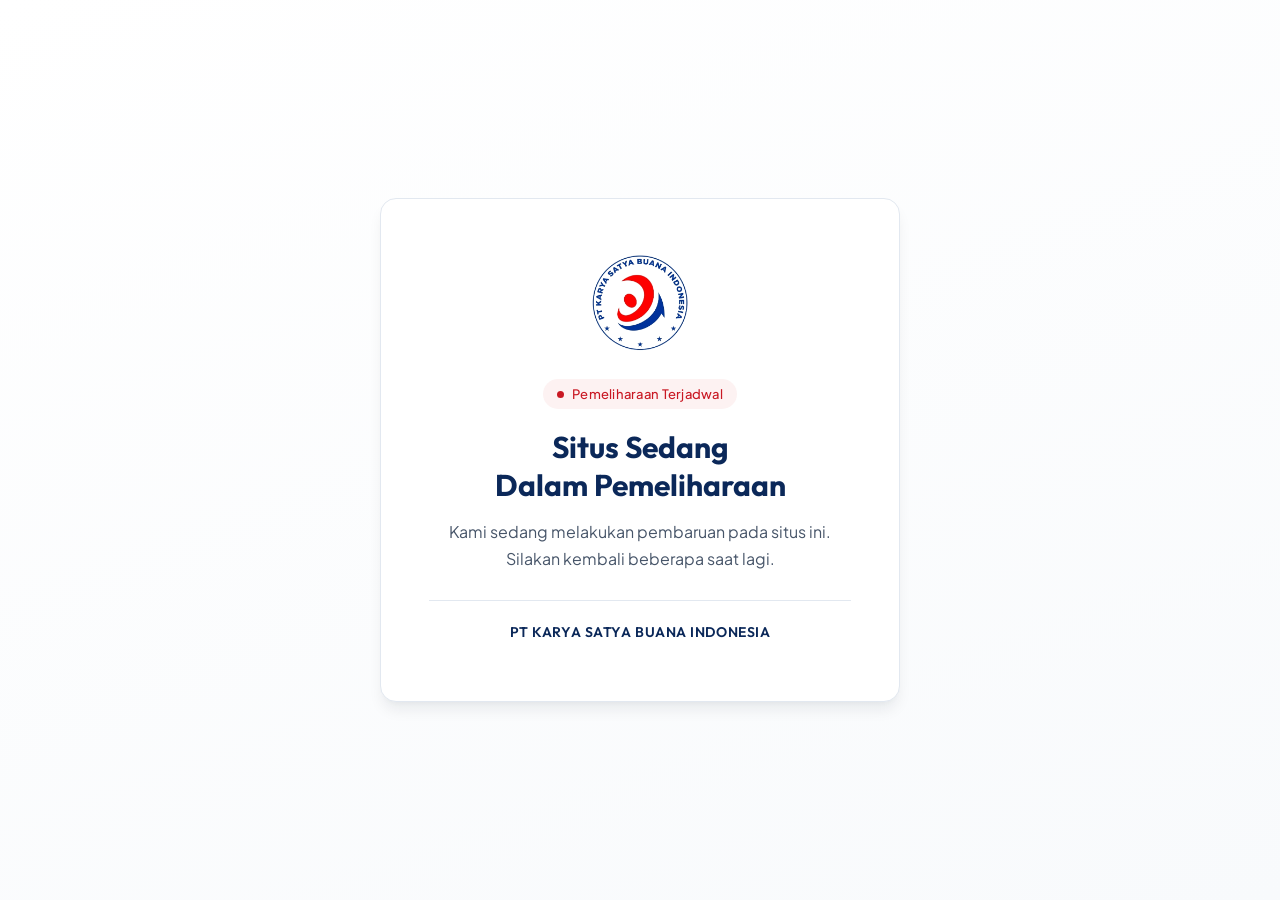
<file: maintenance.html>
<!DOCTYPE html>
<html lang="id">
<head>
  <meta charset="UTF-8">
  <meta name="viewport" content="width=device-width, initial-scale=1.0">
  <title>Sedang Dalam Pemeliharaan &mdash; PT Karya Satya Buana Indonesia</title>
  <meta name="robots" content="noindex, nofollow">
  <link rel="icon" href="/favicon.ico" sizes="any">
  <link rel="preconnect" href="https://fonts.googleapis.com">
  <link rel="preconnect" href="https://fonts.gstatic.com" crossorigin>
  <link href="https://fonts.googleapis.com/css2?family=Outfit:wght@600;700&family=Plus+Jakarta+Sans:wght@400;500&display=swap" rel="stylesheet">
  <style>
    :root {
      --brand-blue: #0b2859;
      --brand-red: #c91823;
      --text-main: #0f172a;
      --text-muted: #475569;
      --bg-subtle: #f8fafc;
      --border: #e2e8f0;
    }

    *, *::before, *::after { box-sizing: border-box; }

    html, body { margin: 0; padding: 0; }

    body {
      min-height: 100vh;
      display: flex;
      align-items: center;
      justify-content: center;
      padding: 24px;
      background: linear-gradient(160deg, #ffffff 0%, var(--bg-subtle) 100%);
      font-family: 'Plus Jakarta Sans', system-ui, -apple-system, BlinkMacSystemFont, 'Segoe UI', Roboto, sans-serif;
      color: var(--text-main);
      -webkit-font-smoothing: antialiased;
    }

    .card {
      width: 100%;
      max-width: 520px;
      padding: 40px 28px;
      text-align: center;
      background: #ffffff;
      border: 1px solid var(--border);
      border-radius: 16px;
      box-shadow: 0 10px 15px -3px rgba(15, 23, 42, 0.08), 0 4px 6px -4px rgba(15, 23, 42, 0.04);
    }

    .logo {
      width: 96px;
      height: auto;
      margin: 0 auto 28px;
      display: block;
    }

    .badge {
      display: inline-flex;
      align-items: center;
      gap: 8px;
      padding: 7px 14px;
      margin-bottom: 20px;
      font-size: 0.8125rem;
      font-weight: 500;
      letter-spacing: 0.02em;
      color: var(--brand-red);
      background: #fdf2f2;
      border-radius: 9999px;
    }

    .badge::before {
      content: "";
      width: 7px;
      height: 7px;
      border-radius: 50%;
      background: var(--brand-red);
    }

    h1 {
      margin: 0 0 14px;
      font-family: 'Outfit', 'Plus Jakarta Sans', sans-serif;
      font-size: clamp(1.5rem, 5vw, 1.875rem);
      font-weight: 700;
      line-height: 1.25;
      color: var(--brand-blue);
      text-wrap: balance;
    }

    p {
      margin: 0;
      font-size: 1rem;
      line-height: 1.7;
      color: var(--text-muted);
    }

    .divider {
      height: 1px;
      margin: 28px 0 20px;
      background: var(--border);
      border: 0;
    }

    .company {
      font-family: 'Outfit', 'Plus Jakarta Sans', sans-serif;
      font-size: 0.875rem;
      font-weight: 600;
      letter-spacing: 0.04em;
      text-transform: uppercase;
      color: var(--brand-blue);
    }

    @media (min-width: 640px) {
      .card { padding: 56px 48px; }
    }
  </style>
</head>
<body>
  <main class="card">
    <img class="logo" src="/assets/images/logo.png" alt="Logo PT Karya Satya Buana Indonesia" width="96">
    <span class="badge">Pemeliharaan Terjadwal</span>
    <h1>Situs Sedang Dalam Pemeliharaan</h1>
    <p>Kami sedang melakukan pembaruan pada situs ini. Silakan kembali beberapa saat lagi.</p>
    <hr class="divider">
    <p class="company">PT Karya Satya Buana Indonesia</p>
  </main>
</body>
</html>
</file>
<file: assets/css/style.css>
:root {
  --font-primary: 'Plus Jakarta Sans', system-ui, -apple-system, BlinkMacSystemFont, 'Segoe UI', Roboto, sans-serif;
  --font-heading: 'Outfit', var(--font-primary);
  --color-brand-blue: #0b2859;
  --color-brand-blue-hover: #071c40;
  --color-brand-blue-light: #f0f4fc;
  --color-brand-red: #c91823;
  --color-brand-red-hover: #a8121b;
  --color-brand-red-light: #fdf2f2;
  --color-text-main: #0f172a;
  --color-text-muted: #475569;
  --color-text-light: #475569;
  --color-bg-base: #ffffff;
  --color-bg-subtle: #f8fafc;
  --color-bg-card: #ffffff;
  --color-border: #e2e8f0;
  --color-border-focus: #0b2859;
  --color-focus-ring: rgba(11, 40, 89, 0.2);
  --color-success: #15803d;
  --color-success-bg: #f0fdf4;
  --color-error: #b91c1c;
  --color-error-bg: #fef2f2;
  --shadow-sm: 0 1px 2px 0 rgba(15, 23, 42, 0.05);
  --shadow-md: 0 4px 6px -1px rgba(15, 23, 42, 0.08), 0 2px 4px -2px rgba(15, 23, 42, 0.05);
  --shadow-lg: 0 10px 15px -3px rgba(15, 23, 42, 0.08), 0 4px 6px -4px rgba(15, 23, 42, 0.04);
  --radius-sm: 6px;
  --radius-md: 10px;
  --radius-lg: 16px;
  --radius-full: 9999px;
  --transition-base: 0.2s ease-in-out;
  --container-max: 1200px;
}

*,
*::before,
*::after {
  box-sizing: border-box;
  margin: 0;
  padding: 0;
}

html {
  scroll-behavior: smooth;
  scroll-padding-top: 80px;
  font-size: 16px;
  -webkit-text-size-adjust: 100%;
}

body {
  font-family: var(--font-primary);
  font-size: 1rem;
  line-height: 1.6;
  color: var(--color-text-main);
  background-color: var(--color-bg-base);
  overflow-x: clip;
  width: 100%;
}

img {
  max-width: 100%;
  height: auto;
  display: block;
}

a {
  color: inherit;
  text-decoration: none;
  transition: color var(--transition-base);
}

button,
input,
select,
textarea {
  font: inherit;
  color: inherit;
}

:focus-visible {
  outline: 2px solid var(--color-brand-blue);
  outline-offset: 2px;
}

main:focus,
section:focus {
  outline: none;
}

.skip-link {
  position: absolute;
  top: -100px;
  left: 1rem;
  z-index: 999;
  padding: 0.75rem 1.25rem;
  background-color: var(--color-brand-blue);
  color: #ffffff;
  font-weight: 700;
  border-radius: var(--radius-md);
  box-shadow: var(--shadow-md);
  transition: top var(--transition-base);
}

.skip-link:focus {
  top: 1rem;
}

.container {
  width: 100%;
  max-width: var(--container-max);
  margin-left: auto;
  margin-right: auto;
  padding-left: 1rem;
  padding-right: 1rem;
}

@media (min-width: 768px) {
  .container {
    padding-left: 1.5rem;
    padding-right: 1.5rem;
  }
}

@media (min-width: 1024px) {
  .container {
    padding-left: 2rem;
    padding-right: 2rem;
  }
}

.section-badge {
  display: inline-flex;
  align-items: center;
  gap: 0.5rem;
  font-size: 0.8125rem;
  font-weight: 600;
  letter-spacing: 0.025em;
  color: var(--color-brand-blue);
  background-color: var(--color-brand-blue-light);
  padding: 0.375rem 0.875rem;
  border-radius: var(--radius-full);
  margin-bottom: 0.875rem;
}

.section-badge--accent {
  color: var(--color-brand-red);
  background-color: var(--color-brand-red-light);
}

.section-header {
  text-align: center;
  max-width: 720px;
  margin-left: auto;
  margin-right: auto;
  margin-bottom: 2.5rem;
}

.section-header--left {
  text-align: left;
  margin-left: 0;
  margin-right: 0;
}

.section-title {
  font-family: var(--font-heading);
  font-size: clamp(1.625rem, 3vw, 2.25rem);
  font-weight: 700;
  line-height: 1.25;
  color: var(--color-text-main);
  margin-bottom: 0.75rem;
}

.section-description {
  font-size: 1rem;
  color: var(--color-text-muted);
  line-height: 1.6;
}

.btn {
  display: inline-flex;
  align-items: center;
  justify-content: center;
  gap: 0.5rem;
  min-height: 44px;
  padding: 0.75rem 1.5rem;
  font-size: 0.9375rem;
  font-weight: 600;
  border-radius: var(--radius-md);
  border: 1px solid transparent;
  cursor: pointer;
  transition: background-color var(--transition-base), color var(--transition-base), border-color var(--transition-base), box-shadow var(--transition-base), transform var(--transition-base);
  text-align: center;
  user-select: none;
}

.btn:hover {
  transform: translateY(-1px);
}

.btn:active {
  transform: translateY(1px);
}

.visually-hidden {
  position: absolute;
  width: 1px;
  height: 1px;
  padding: 0;
  margin: -1px;
  overflow: hidden;
  clip: rect(0, 0, 0, 0);
  white-space: nowrap;
  border: 0;
}

.btn--primary {
  background-color: var(--color-brand-blue);
  color: #ffffff;
  border-color: var(--color-brand-blue);
}

.btn--primary:hover {
  background-color: var(--color-brand-blue-hover);
  border-color: var(--color-brand-blue-hover);
}

.btn--secondary {
  background-color: transparent;
  color: var(--color-brand-blue);
  border-color: var(--color-brand-blue);
}

.btn--secondary:hover {
  background-color: var(--color-brand-blue-light);
}

.btn--accent {
  background-color: var(--color-brand-red);
  color: #ffffff;
  border-color: var(--color-brand-red);
}

.btn--accent:hover {
  background-color: var(--color-brand-red-hover);
  border-color: var(--color-brand-red-hover);
}

.btn--compact {
  min-height: 44px;
  padding: 0.5rem 1.125rem;
  font-size: 0.875rem;
}

.btn--full {
  width: 100%;
}

.site-header {
  position: sticky;
  top: 0;
  z-index: 100;
  background-color: rgba(255, 255, 255, 0.96);
  border-bottom: 1px solid var(--color-border);
  transition: box-shadow var(--transition-base), background-color var(--transition-base);
}

.site-header.is-scrolled {
  backdrop-filter: blur(10px);
  -webkit-backdrop-filter: blur(10px);
  background-color: rgba(255, 255, 255, 0.9);
  box-shadow: var(--shadow-sm);
}

.site-header__inner {
  display: flex;
  align-items: center;
  justify-content: space-between;
  height: 72px;
}

.brand-link {
  display: flex;
  align-items: center;
  gap: 0.75rem;
  min-height: 44px;
  padding: 0.25rem 0;
}

.brand-logo {
  width: 44px;
  height: 44px;
  object-fit: contain;
  border-radius: var(--radius-sm);
}

.brand-text {
  display: flex;
  flex-direction: column;
}

.brand-text__title {
  font-family: var(--font-heading);
  font-size: 1.0625rem;
  font-weight: 700;
  color: var(--color-brand-blue);
  line-height: 1.2;
}

.brand-text__subtitle {
  font-size: 0.75rem;
  font-weight: 600;
  color: var(--color-brand-red);
  letter-spacing: 0.08em;
  text-transform: uppercase;
}

.desktop-nav {
  display: none;
}

.desktop-actions {
  display: none;
}

.lang-dropdown {
  position: relative;
  display: inline-flex;
  align-items: center;
}

.lang-dropdown__trigger {
  display: inline-flex;
  align-items: center;
  justify-content: center;
  gap: 0.375rem;
  min-height: 44px;
  min-width: 44px;
  padding: 0.5rem 0.75rem;
  font-family: var(--font-body);
  font-size: 0.875rem;
  font-weight: 600;
  color: var(--color-brand-blue);
  background-color: transparent;
  border: 1px solid var(--color-border);
  border-radius: var(--radius-md);
  cursor: pointer;
  transition: background-color var(--transition-base), border-color var(--transition-base), color var(--transition-base);
}

.lang-dropdown__trigger:hover,
.lang-dropdown__trigger:focus-visible {
  background-color: var(--color-brand-blue-light);
  border-color: var(--color-brand-blue);
}

.lang-dropdown__icon {
  font-size: 1rem;
  line-height: 1;
}

.lang-dropdown__current {
  font-size: 0.875rem;
  font-weight: 700;
  letter-spacing: 0.05em;
}

.lang-dropdown__arrow {
  font-size: 0.625rem;
  transition: transform var(--transition-base);
}

.lang-dropdown.is-open .lang-dropdown__arrow {
  transform: rotate(180deg);
}

.lang-dropdown__menu {
  position: absolute;
  top: calc(100% + 6px);
  right: 0;
  min-width: 175px;
  background-color: #ffffff;
  border: 1px solid var(--color-border);
  border-radius: var(--radius-md);
  box-shadow: var(--shadow-md);
  padding: 0.375rem;
  display: none;
  flex-direction: column;
  gap: 0.25rem;
  z-index: 150;
}

.lang-dropdown.is-open .lang-dropdown__menu {
  display: flex;
}

.lang-dropdown__item {
  display: flex;
  align-items: center;
  justify-content: space-between;
  gap: 0.5rem;
  width: 100%;
  min-height: 40px;
  padding: 0.5rem 0.75rem;
  border: none;
  background: transparent;
  border-radius: var(--radius-sm);
  font-family: var(--font-body);
  font-size: 0.875rem;
  font-weight: 500;
  color: var(--color-text-main);
  cursor: pointer;
  text-align: left;
  transition: background-color var(--transition-base), color var(--transition-base);
}

.lang-dropdown__item:hover,
.lang-dropdown__item:focus-visible {
  background-color: var(--color-brand-blue-light);
  color: var(--color-brand-blue);
}

.lang-dropdown__item.is-active {
  background-color: var(--color-brand-blue-light);
  color: var(--color-brand-blue);
  font-weight: 700;
}

.lang-dropdown__code {
  font-weight: 700;
  font-size: 0.8125rem;
  color: var(--color-brand-blue);
  min-width: 24px;
}

.lang-dropdown__name {
  font-size: 0.8125rem;
  color: inherit;
}


.menu-toggle {
  display: inline-flex;
  align-items: center;
  justify-content: center;
  width: 44px;
  height: 44px;
  padding: 0;
  background: transparent;
  border: 1px solid var(--color-border);
  border-radius: var(--radius-md);
  color: var(--color-brand-blue);
  cursor: pointer;
}

.menu-toggle:hover {
  background-color: var(--color-brand-blue-light);
}

.menu-toggle__icon {
  width: 22px;
  height: 22px;
}

.drawer-backdrop {
  position: fixed;
  top: 0;
  left: 0;
  width: 100%;
  height: 100%;
  background-color: rgba(15, 23, 42, 0.5);
  opacity: 0;
  visibility: hidden;
  transition: opacity var(--transition-base), visibility var(--transition-base);
  z-index: 200;
}

.drawer-backdrop.is-open {
  opacity: 1;
  visibility: visible;
}

.mobile-drawer {
  position: fixed;
  top: 0;
  right: 0;
  width: min(85vw, 360px);
  height: 100%;
  background-color: var(--color-bg-base);
  box-shadow: -4px 0 24px rgba(15, 23, 42, 0.15);
  transform: translateX(100%);
  visibility: hidden;
  pointer-events: none;
  transition: transform 0.28s ease;
  z-index: 210;
  display: flex;
  flex-direction: column;
  padding: 1.25rem;
  overflow-y: auto;
}

.mobile-drawer.is-open {
  transform: translateX(0);
  visibility: visible;
  pointer-events: auto;
}

.mobile-drawer__header {
  display: flex;
  align-items: center;
  justify-content: space-between;
  padding-bottom: 1rem;
  border-bottom: 1px solid var(--color-border);
}

.drawer-close {
  display: inline-flex;
  align-items: center;
  justify-content: center;
  width: 44px;
  height: 44px;
  padding: 0;
  background: transparent;
  border: 1px solid var(--color-border);
  border-radius: var(--radius-md);
  color: var(--color-text-main);
  cursor: pointer;
}

.drawer-close:hover {
  background-color: var(--color-bg-subtle);
}

.mobile-drawer__nav {
  display: flex;
  flex-direction: column;
  padding: 1.5rem 0;
  gap: 0.5rem;
}

.mobile-nav-link {
  display: flex;
  align-items: center;
  min-height: 44px;
  padding: 0.625rem 1rem;
  font-size: 1rem;
  font-weight: 600;
  color: var(--color-text-main);
  border-radius: var(--radius-md);
  transition: background-color var(--transition-base), color var(--transition-base);
}

.mobile-nav-link:hover,
.mobile-nav-link:focus-visible {
  background-color: var(--color-brand-blue-light);
  color: var(--color-brand-blue);
}

.mobile-drawer__footer {
  margin-top: auto;
  padding-top: 1.25rem;
  border-top: 1px solid var(--color-border);
  display: flex;
  flex-direction: column;
  gap: 0.75rem;
}

@media (min-width: 1024px) {
  .menu-toggle,
  .mobile-drawer,
  .drawer-backdrop {
    display: none;
  }

  .desktop-nav {
    display: block;
  }

  .desktop-nav__list {
    display: flex;
    align-items: center;
    list-style: none;
    gap: 0.5rem;
  }

  .nav-link {
    display: inline-flex;
    align-items: center;
    min-height: 44px;
    padding: 0.5rem 0.875rem;
    font-size: 0.9375rem;
    font-weight: 600;
    color: var(--color-text-muted);
    border-radius: var(--radius-sm);
  }

  .nav-link:hover,
  .nav-link:focus-visible {
    color: var(--color-brand-blue);
    background-color: var(--color-brand-blue-light);
  }

  .desktop-actions {
    display: flex;
    align-items: center;
    gap: 0.75rem;
  }
}

.hero-section {
  padding-top: 2.5rem;
  padding-bottom: 3.5rem;
  background-color: var(--color-bg-base);
}

.hero-grid {
  display: grid;
  grid-template-columns: 1fr;
  gap: 2.25rem;
}

.hero-content {
  display: flex;
  flex-direction: column;
}

.hero-title {
  font-family: var(--font-heading);
  font-size: clamp(1.875rem, 4.5vw, 3.125rem);
  font-weight: 700;
  line-height: 1.2;
  color: var(--color-brand-blue);
  margin-bottom: 1.125rem;
}

.hero-lead {
  font-size: 1.0625rem;
  line-height: 1.65;
  color: var(--color-text-muted);
  margin-bottom: 1.75rem;
  max-width: 580px;
}

.hero-actions {
  display: flex;
  flex-direction: column;
  gap: 0.875rem;
  margin-bottom: 2rem;
}

@media (min-width: 480px) {
  .hero-actions {
    flex-direction: row;
    flex-wrap: wrap;
    align-items: center;
  }
}

.hero-highlights {
  display: flex;
  flex-wrap: wrap;
  gap: 0.625rem;
  padding-top: 1.25rem;
  border-top: 1px solid var(--color-border);
}

.highlight-pill {
  display: inline-flex;
  align-items: center;
  gap: 0.5rem;
  font-size: 0.8125rem;
  font-weight: 600;
  color: var(--color-text-main);
  background-color: var(--color-bg-subtle);
  border: 1px solid var(--color-border);
  padding: 0.4375rem 0.8125rem;
  border-radius: var(--radius-full);
}

.highlight-pill__dot {
  width: 7px;
  height: 7px;
  border-radius: 50%;
  background-color: var(--color-brand-red);
}

.hero-visual {
  position: relative;
  border-radius: var(--radius-lg);
  overflow: hidden;
  box-shadow: var(--shadow-lg);
  border: 1px solid var(--color-border);
  background-color: var(--color-bg-subtle);
}

.hero-visual__image {
  width: 100%;
  height: 300px;
  object-fit: cover;
}

.hero-visual__card {
  position: absolute;
  bottom: 1rem;
  left: 1rem;
  right: 1rem;
  background-color: rgba(255, 255, 255, 0.95);
  backdrop-filter: blur(8px);
  -webkit-backdrop-filter: blur(8px);
  padding: 0.875rem 1rem;
  border-radius: var(--radius-md);
  border: 1px solid var(--color-border);
  box-shadow: var(--shadow-md);
}

.hero-visual__badge {
  font-size: 0.75rem;
  font-weight: 700;
  text-transform: uppercase;
  letter-spacing: 0.05em;
  color: var(--color-brand-red);
  margin-bottom: 0.25rem;
}

.hero-visual__caption {
  font-size: 0.875rem;
  font-weight: 600;
  color: var(--color-text-main);
  line-height: 1.4;
}

@media (min-width: 1024px) {
  .hero-section {
    padding-top: 4rem;
    padding-bottom: 5rem;
  }

  .hero-grid {
    display: grid;
    grid-template-columns: 1.15fr 0.85fr;
    align-items: center;
    gap: 3rem;
  }

  .hero-visual__image {
    height: 440px;
  }
}

.about-section {
  padding-top: 3.5rem;
  padding-bottom: 3.5rem;
  background-color: var(--color-bg-subtle);
  border-top: 1px solid var(--color-border);
  border-bottom: 1px solid var(--color-border);
}

.about-grid {
  display: flex;
  flex-direction: column;
  gap: 1.5rem;
}

@media (min-width: 768px) {
  .about-grid {
    display: grid;
    grid-template-columns: repeat(3, 1fr);
    gap: 1.5rem;
  }
}

.value-card {
  background-color: var(--color-bg-card);
  border: 1px solid var(--color-border);
  border-radius: var(--radius-lg);
  padding: 1.75rem;
  display: flex;
  flex-direction: column;
  transition: transform var(--transition-base), box-shadow var(--transition-base), border-color var(--transition-base);
}

.value-card:hover {
  transform: translateY(-3px);
  box-shadow: var(--shadow-md);
  border-color: var(--color-brand-blue);
}

.value-card__icon-box {
  width: 48px;
  height: 48px;
  border-radius: var(--radius-md);
  background-color: var(--color-brand-blue-light);
  color: var(--color-brand-blue);
  display: flex;
  align-items: center;
  justify-content: center;
  margin-bottom: 1.25rem;
}

.value-card__icon-box--accent {
  background-color: var(--color-brand-red-light);
  color: var(--color-brand-red);
}

.value-card__icon {
  width: 24px;
  height: 24px;
}

.value-card__title {
  font-family: var(--font-heading);
  font-size: 1.1875rem;
  font-weight: 700;
  color: var(--color-brand-blue);
  margin-bottom: 0.5rem;
}

.value-card__description {
  font-size: 0.9375rem;
  color: var(--color-text-muted);
  line-height: 1.6;
}

.operation-showcase {
  margin-top: 2.5rem;
  background-color: var(--color-bg-card);
  border: 1px solid var(--color-border);
  border-radius: var(--radius-lg);
  overflow: hidden;
  box-shadow: var(--shadow-sm);
  display: flex;
  flex-direction: column;
}

@media (min-width: 860px) {
  .operation-showcase {
    display: grid;
    grid-template-columns: 1fr 1.15fr;
    align-items: center;
  }
}

.operation-showcase__image-container {
  width: 100%;
  height: 100%;
  min-height: 240px;
  max-height: 360px;
  overflow: hidden;
  background-color: var(--color-bg-subtle);
}

.operation-showcase__image {
  width: 100%;
  height: 100%;
  object-fit: cover;
  transition: transform 0.4s ease;
}

.operation-showcase:hover .operation-showcase__image {
  transform: scale(1.02);
}

.operation-showcase__content {
  padding: 1.75rem;
  display: flex;
  flex-direction: column;
  gap: 0.75rem;
}

@media (min-width: 860px) {
  .operation-showcase__content {
    padding: 2.5rem;
  }
}

.operation-showcase__tag {
  font-size: 0.75rem;
  font-weight: 700;
  text-transform: uppercase;
  letter-spacing: 0.05em;
  color: var(--color-brand-red);
}

.operation-showcase__title {
  font-family: var(--font-heading);
  font-size: clamp(1.125rem, 2vw, 1.375rem);
  font-weight: 700;
  color: var(--color-brand-blue);
  line-height: 1.35;
}

.operation-showcase__description {
  font-size: 0.9375rem;
  color: var(--color-text-muted);
  line-height: 1.6;
}

.operation-showcase__points {
  display: flex;
  flex-direction: column;
  gap: 0.5rem;
  margin-top: 0.5rem;
  padding-top: 0.75rem;
  border-top: 1px solid var(--color-border);
}

.operation-showcase__point {
  display: flex;
  align-items: center;
  gap: 0.5rem;
  font-size: 0.875rem;
  font-weight: 600;
  color: var(--color-text-main);
}

.operation-showcase__bullet {
  display: inline-flex;
  align-items: center;
  justify-content: center;
  width: 20px;
  height: 20px;
  border-radius: 50%;
  background-color: var(--color-brand-blue-light);
  color: var(--color-brand-blue);
  font-size: 0.75rem;
  font-weight: 700;
  flex-shrink: 0;
}

.services-section {
  padding-top: 4rem;
  padding-bottom: 4rem;
  background-color: var(--color-bg-base);
}

.services-grid {
  display: grid;
  grid-template-columns: 1fr;
  gap: 1.5rem;
}

@media (min-width: 768px) {
  .services-grid {
    display: grid;
    grid-template-columns: repeat(2, 1fr);
    gap: 1.5rem;
  }
}

@media (min-width: 1024px) {
  .services-grid {
    grid-template-columns: repeat(3, 1fr);
    gap: 1.75rem;
  }
}

.service-card {
  background-color: var(--color-bg-card);
  border: 1px solid var(--color-border);
  border-top: 3px solid transparent;
  border-radius: var(--radius-lg);
  padding: 1.75rem;
  display: flex;
  flex-direction: column;
  justify-content: space-between;
  transition: transform var(--transition-base), box-shadow var(--transition-base), border-color var(--transition-base);
}

.service-card:hover {
  transform: translateY(-4px);
  box-shadow: var(--shadow-lg);
  border-color: var(--color-brand-blue);
  border-top-color: var(--color-brand-red);
}

.service-card__top {
  display: flex;
  align-items: flex-start;
  justify-content: space-between;
  gap: 1rem;
  margin-bottom: 1.25rem;
}

.service-card__icon-box {
  width: 52px;
  height: 52px;
  border-radius: var(--radius-md);
  background-color: var(--color-brand-blue-light);
  color: var(--color-brand-blue);
  display: flex;
  align-items: center;
  justify-content: center;
  flex-shrink: 0;
}

.service-card__icon {
  width: 28px;
  height: 28px;
}

.service-card__tag {
  font-size: 0.75rem;
  font-weight: 600;
  padding: 0.25rem 0.625rem;
  border-radius: var(--radius-full);
  background-color: var(--color-bg-subtle);
  border: 1px solid var(--color-border);
  color: var(--color-text-muted);
}

.service-card__title {
  font-family: var(--font-heading);
  font-size: 1.25rem;
  font-weight: 700;
  line-height: 1.35;
  color: var(--color-brand-blue);
  margin-bottom: 0.75rem;
}

.service-card__description {
  font-size: 0.9375rem;
  color: var(--color-text-muted);
  line-height: 1.6;
  margin-bottom: 1.5rem;
}

.service-card__action {
  margin-top: auto;
  padding-top: 1rem;
  border-top: 1px solid var(--color-border);
}

.service-card__link {
  display: inline-flex;
  align-items: center;
  gap: 0.375rem;
  font-size: 0.875rem;
  font-weight: 600;
  color: var(--color-brand-blue);
  min-height: 44px;
}

.service-card__link:hover {
  color: var(--color-brand-red);
}

.service-card__link-icon {
  width: 18px;
  height: 18px;
}

.management-section {
  padding-top: 4rem;
  padding-bottom: 4rem;
  background-color: var(--color-bg-base);
  border-top: 1px solid var(--color-border);
}

.management-grid,
.leaders-grid,
.leadership-grid {
  display: grid;
  grid-template-columns: 1fr;
  gap: 1.5rem;
  margin-bottom: 3.5rem;
}

@media (min-width: 768px) {
  .management-grid,
  .leaders-grid,
  .leadership-grid {
    grid-template-columns: repeat(2, 1fr);
    gap: 2rem;
  }
}

@media (min-width: 1024px) {
  .management-grid,
  .leaders-grid {
    grid-template-columns: repeat(3, 1fr);
    gap: 2rem;
  }

  .leadership-grid {
    grid-template-columns: repeat(2, 1fr);
    gap: 2rem;
  }
}

.management-card,
.leader-card,
.leadership-card {
  background-color: var(--color-bg-card);
  border: 1px solid var(--color-border);
  border-radius: var(--radius-lg);
  padding: 1.25rem;
  box-shadow: var(--shadow-sm);
  display: flex;
  flex-direction: column;
  gap: 1.25rem;
  transition: transform var(--transition-base), box-shadow var(--transition-base);
}

@media (min-width: 480px) {
  .leadership-card {
    padding: 1.75rem;
  }
}

.leadership-card:hover {
  transform: translateY(-3px);
  box-shadow: var(--shadow-md);
}

.leadership-card__header {
  display: flex;
  align-items: center;
  gap: 1.25rem;
}

.leadership-card__avatar-box {
  width: 56px;
  height: 56px;
  border-radius: 50%;
  background-color: var(--color-brand-blue-light);
  color: var(--color-brand-blue);
  display: flex;
  align-items: center;
  justify-content: center;
  flex-shrink: 0;
  border: 2px solid rgba(11, 40, 89, 0.1);
}

.leadership-card__avatar-box--accent {
  background-color: var(--color-brand-red-light);
  color: var(--color-brand-red);
  border-color: rgba(201, 24, 35, 0.1);
}

.leadership-card__avatar-icon {
  width: 28px;
  height: 28px;
}

.leadership-card__meta {
  display: flex;
  flex-direction: column;
  gap: 0.25rem;
  min-width: 0;
}

.leadership-card__role-tag {
  font-size: 0.75rem;
  font-weight: 700;
  text-transform: uppercase;
  letter-spacing: 0.05em;
  color: var(--color-brand-red);
}

.leadership-card__name {
  font-family: var(--font-heading);
  font-size: 1.375rem;
  font-weight: 700;
  color: var(--color-brand-blue);
  line-height: 1.2;
}

.leadership-card__position {
  font-size: 0.875rem;
  font-weight: 600;
  color: var(--color-text-muted);
}

.leadership-card__bio {
  font-size: 0.9375rem;
  color: var(--color-text-main);
  line-height: 1.6;
}

.leadership-card__legal-badge {
  display: inline-flex;
  align-items: center;
  gap: 0.5rem;
  font-size: 0.8125rem;
  color: var(--color-text-muted);
  background-color: var(--color-bg-subtle);
  border: 1px solid var(--color-border);
  padding: 0.375rem 0.75rem;
  border-radius: var(--radius-sm);
  margin-top: auto;
  width: fit-content;
  max-width: 100%;
}

.legal-badge__dot {
  width: 8px;
  height: 8px;
  border-radius: 50%;
  background-color: var(--color-success);
  flex-shrink: 0;
}

.management-divisions {
  background-color: var(--color-bg-subtle);
  border: 1px solid var(--color-border);
  border-radius: var(--radius-lg);
  padding: 1.5rem 1rem;
}

@media (min-width: 480px) {
  .management-divisions {
    padding: 2rem 1.5rem;
  }
}

@media (min-width: 768px) {
  .management-divisions {
    padding: 2.5rem 2rem;
  }
}

.divisions-header {
  margin-bottom: 2rem;
  text-align: center;
  max-width: 680px;
  margin-left: auto;
  margin-right: auto;
}

.divisions-title {
  font-family: var(--font-heading);
  font-size: 1.25rem;
  font-weight: 700;
  color: var(--color-brand-blue);
  margin-bottom: 0.5rem;
}

.divisions-subtitle {
  font-size: 0.9375rem;
  color: var(--color-text-muted);
  line-height: 1.5;
}

.divisions-grid {
  display: grid;
  grid-template-columns: 1fr;
  gap: 1.5rem;
}

@media (min-width: 768px) {
  .divisions-grid {
    grid-template-columns: repeat(2, 1fr);
  }
}

@media (min-width: 1024px) {
  .divisions-grid {
    grid-template-columns: repeat(3, 1fr);
    gap: 1.75rem;
  }
}

.division-card {
  background-color: var(--color-bg-card);
  border: 1px solid var(--color-border);
  border-radius: var(--radius-md);
  padding: 1.25rem;
  display: flex;
  flex-direction: column;
  gap: 0.875rem;
}

@media (min-width: 480px) {
  .division-card {
    padding: 1.5rem;
  }
}

.division-card__icon-box {
  width: 44px;
  height: 44px;
  border-radius: var(--radius-md);
  background-color: var(--color-brand-blue-light);
  color: var(--color-brand-blue);
  display: flex;
  align-items: center;
  justify-content: center;
}

.division-card__icon {
  width: 22px;
  height: 22px;
}

.division-card__title {
  font-family: var(--font-heading);
  font-size: 1.0625rem;
  font-weight: 700;
  color: var(--color-brand-blue);
  line-height: 1.3;
}

.division-card__lead {
  font-size: 0.875rem;
  font-weight: 600;
  color: var(--color-brand-red);
  line-height: 1.45;
}

.division-card__list {
  list-style: none;
  display: flex;
  flex-direction: column;
  gap: 0.5rem;
  padding-top: 0.5rem;
  border-top: 1px solid var(--color-border);
  font-size: 0.875rem;
  color: var(--color-text-main);
  line-height: 1.5;
}

.division-card__list li {
  position: relative;
  padding-left: 1.125rem;
}

.division-card__list li::before {
  content: "•";
  position: absolute;
  left: 0;
  color: var(--color-brand-blue);
  font-weight: bold;
}

.gallery-section {
  padding-top: 4rem;
  padding-bottom: 4rem;
  background-color: var(--color-bg-base);
  border-top: 1px solid var(--color-border);
}

.gallery-grid {
  display: grid;
  grid-template-columns: 1fr;
  gap: 1.5rem;
}

@media (min-width: 640px) {
  .gallery-grid {
    grid-template-columns: repeat(2, 1fr);
  }
}

@media (min-width: 1024px) {
  .gallery-grid {
    grid-template-columns: repeat(3, 1fr);
    gap: 2rem;
  }
}

.gallery-filters {
  display: flex;
  flex-wrap: wrap;
  align-items: center;
  justify-content: center;
  gap: 0.625rem;
  margin-bottom: 2.5rem;
}

.gallery-filter-btn {
  display: inline-flex;
  align-items: center;
  gap: 0.5rem;
  min-height: 44px;
  padding: 0.5rem 1.125rem;
  border-radius: var(--radius-full);
  font-size: 0.875rem;
  font-weight: 600;
  border: 1px solid var(--color-border);
  background-color: var(--color-bg-card);
  color: var(--color-text-main);
  cursor: pointer;
  transition: all var(--transition-base);
}

.gallery-filter-btn:hover {
  border-color: var(--color-brand-blue);
  color: var(--color-brand-blue);
  background-color: var(--color-brand-blue-light);
}

.gallery-filter-btn.is-active {
  background-color: var(--color-brand-blue);
  color: #ffffff;
  border-color: var(--color-brand-blue);
  box-shadow: var(--shadow-sm);
}

.gallery-filter-count {
  font-size: 0.75rem;
  padding: 0.125rem 0.5rem;
  border-radius: var(--radius-full);
  background-color: rgba(15, 23, 42, 0.08);
  color: inherit;
}

.gallery-filter-btn.is-active .gallery-filter-count {
  background-color: rgba(255, 255, 255, 0.25);
  color: #ffffff;
}

.gallery-card,
.gallery-item {
  background-color: var(--color-bg-card);
  border: 1px solid var(--color-border);
  border-radius: var(--radius-lg);
  overflow: hidden;
  box-shadow: var(--shadow-sm);
  display: flex;
  flex-direction: column;
  cursor: pointer;
  transition: transform var(--transition-base), box-shadow var(--transition-base), opacity var(--transition-base);
}

.gallery-card:hover,
.gallery-item:hover,
.gallery-card:focus-visible {
  transform: translateY(-4px);
  box-shadow: var(--shadow-md);
}

.gallery-card.is-hidden,
.gallery-card.is-filtered-out {
  display: none !important;
}

.gallery-card__media,
.gallery-item__media {
  position: relative;
  width: 100%;
  aspect-ratio: 4 / 3;
  overflow: hidden;
  background-color: var(--color-brand-blue-light);
}

.gallery-card__img,
.gallery-item__image,
.gallery-image {
  width: 100%;
  height: 100%;
  object-fit: cover;
  transition: transform 0.3s ease;
}

.gallery-card:hover .gallery-card__img,
.gallery-item:hover .gallery-item__image,
.gallery-card:focus-visible .gallery-card__img {
  transform: scale(1.05);
}

.gallery-card__overlay {
  position: absolute;
  inset: 0;
  background: rgba(11, 40, 89, 0.45);
  display: flex;
  align-items: center;
  justify-content: center;
  opacity: 0;
  transition: opacity var(--transition-base);
}

.gallery-card:hover .gallery-card__overlay,
.gallery-card:focus-visible .gallery-card__overlay {
  opacity: 1;
}

.gallery-card__zoom-icon {
  color: #ffffff;
  filter: drop-shadow(0 2px 4px rgba(0, 0, 0, 0.4));
}

.gallery-card__badge {
  position: absolute;
  top: 0.75rem;
  left: 0.75rem;
  font-size: 0.75rem;
  font-weight: 700;
  color: #ffffff;
  background-color: rgba(11, 40, 89, 0.88);
  backdrop-filter: blur(4px);
  padding: 0.25rem 0.625rem;
  border-radius: var(--radius-sm);
  letter-spacing: 0.02em;
  z-index: 2;
}

.gallery-card__content {
  padding: 1.25rem;
  display: flex;
  flex-direction: column;
  gap: 0.5rem;
  flex-grow: 1;
}

.gallery-card__title {
  font-family: var(--font-heading);
  font-size: 1.0625rem;
  font-weight: 700;
  color: var(--color-brand-blue);
  line-height: 1.35;
}

.gallery-actions {
  margin-top: 2.5rem;
  display: flex;
  justify-content: center;
}

.gallery-load-more.is-hidden {
  display: none !important;
}

.lightbox-modal {
  position: fixed;
  inset: 0;
  z-index: 1000;
  display: flex;
  align-items: center;
  justify-content: center;
  opacity: 0;
  visibility: hidden;
  transition: opacity 0.25s ease, visibility 0.25s ease;
}

.lightbox-modal.is-open {
  opacity: 1;
  visibility: visible;
}

.lightbox-backdrop {
  position: absolute;
  inset: 0;
  background-color: rgba(7, 28, 64, 0.88);
  backdrop-filter: blur(8px);
}

.lightbox-container {
  position: relative;
  z-index: 1;
  width: 100%;
  max-width: 960px;
  padding: 1rem;
  box-sizing: border-box;
}

.lightbox-dialog {
  position: relative;
  background-color: var(--color-bg-card);
  border-radius: var(--radius-lg);
  overflow: hidden;
  box-shadow: 0 25px 50px -12px rgba(0, 0, 0, 0.4);
  display: flex;
  flex-direction: column;
}

.lightbox-close {
  position: absolute;
  top: 0.75rem;
  right: 0.75rem;
  z-index: 10;
  width: 44px;
  height: 44px;
  border-radius: var(--radius-full);
  background-color: rgba(15, 23, 42, 0.65);
  color: #ffffff;
  border: none;
  cursor: pointer;
  display: flex;
  align-items: center;
  justify-content: center;
  transition: background-color var(--transition-base);
}

.lightbox-close:hover,
.lightbox-close:focus-visible {
  background-color: var(--color-brand-red);
}

.lightbox-nav {
  position: absolute;
  top: 42%;
  z-index: 5;
  width: 48px;
  height: 48px;
  border-radius: var(--radius-full);
  background-color: rgba(15, 23, 42, 0.7);
  color: #ffffff;
  border: none;
  cursor: pointer;
  display: flex;
  align-items: center;
  justify-content: center;
  transition: background-color var(--transition-base), transform var(--transition-base);
}

.lightbox-nav--prev {
  left: 1rem;
}

.lightbox-nav--next {
  right: 1rem;
}

.lightbox-nav:hover,
.lightbox-nav:focus-visible {
  background-color: var(--color-brand-blue);
  transform: scale(1.08);
}

.lightbox-stage {
  display: flex;
  flex-direction: column;
}

.lightbox-media {
  width: 100%;
  background-color: #0b1526;
  display: flex;
  align-items: center;
  justify-content: center;
  max-height: 58vh;
  overflow: hidden;
}

.lightbox-image {
  max-width: 100%;
  max-height: 58vh;
  object-fit: contain;
  width: auto;
  height: auto;
  display: block;
}

.lightbox-info {
  padding: 1.25rem 1.5rem;
  background-color: var(--color-bg-card);
  border-top: 1px solid var(--color-border);
}

.lightbox-info__top {
  display: flex;
  align-items: center;
  justify-content: space-between;
  margin-bottom: 0.5rem;
}

.lightbox-badge {
  font-size: 0.75rem;
  font-weight: 700;
  color: var(--color-brand-blue);
  background-color: var(--color-brand-blue-light);
  padding: 0.25rem 0.625rem;
  border-radius: var(--radius-sm);
  letter-spacing: 0.02em;
}

.lightbox-counter {
  font-size: 0.8125rem;
  font-weight: 600;
  color: var(--color-text-muted);
}

.lightbox-title {
  font-family: var(--font-heading);
  font-size: 1.1875rem;
  font-weight: 700;
  color: var(--color-brand-blue);
  line-height: 1.3;
  margin-bottom: 0;
}

@media (max-width: 640px) {
  .lightbox-container {
    padding: 0.5rem;
  }

  .lightbox-nav {
    width: 44px;
    height: 44px;
    top: auto;
    bottom: 5.5rem;
  }

  .lightbox-nav--prev {
    left: 0.75rem;
  }

  .lightbox-nav--next {
    right: 0.75rem;
  }

  .lightbox-media {
    max-height: 46vh;
  }

  .lightbox-image {
    max-height: 46vh;
  }

  .lightbox-info {
    padding: 1rem;
  }

  .lightbox-title {
    font-size: 1.0625rem;
  }
}

.contact-section {
  padding-top: 4rem;
  padding-bottom: 4rem;
  background-color: var(--color-bg-subtle);
  border-top: 1px solid var(--color-border);
}

.contact-grid {
  display: flex;
  flex-direction: column;
  gap: 2.5rem;
}

@media (min-width: 1024px) {
  .contact-grid {
    display: grid;
    grid-template-columns: 0.9fr 1.1fr;
    gap: 3.5rem;
    align-items: flex-start;
  }
}

.contact-info {
  display: flex;
  flex-direction: column;
  gap: 1.5rem;
}

.contact-card {
  background-color: var(--color-bg-card);
  border: 1px solid var(--color-border);
  border-radius: var(--radius-lg);
  padding: 1.75rem;
  box-shadow: var(--shadow-sm);
}

.contact-card__title {
  font-family: var(--font-heading);
  font-size: 1.25rem;
  font-weight: 700;
  color: var(--color-brand-blue);
  margin-bottom: 1.25rem;
  padding-bottom: 0.75rem;
  border-bottom: 1px solid var(--color-border);
}

.contact-detail-list {
  display: flex;
  flex-direction: column;
  gap: 1.125rem;
  list-style: none;
}

.contact-detail-item {
  display: flex;
  align-items: flex-start;
  gap: 0.875rem;
}

.contact-detail-icon {
  width: 22px;
  height: 22px;
  color: var(--color-brand-blue);
  flex-shrink: 0;
  margin-top: 0.1875rem;
}

.contact-detail-content {
  display: flex;
  flex-direction: column;
}

.contact-detail-label {
  font-size: 0.75rem;
  font-weight: 600;
  text-transform: uppercase;
  letter-spacing: 0.05em;
  color: var(--color-text-light);
  margin-bottom: 0.125rem;
}

.contact-detail-value {
  font-size: 0.9375rem;
  font-weight: 600;
  color: var(--color-text-main);
  line-height: 1.45;
}

.contact-detail-link {
  color: var(--color-brand-blue);
  min-height: 44px;
  display: inline-flex;
  align-items: center;
}

.contact-detail-link:hover {
  color: var(--color-brand-red);
}

.contact-card__cta {
  margin-top: 1.25rem;
  padding-top: 1rem;
  border-top: 1px solid var(--color-border);
}

.contact-map-card,
.contact-map {
  background-color: var(--color-bg-card);
  border: 1px solid var(--color-border);
  border-radius: var(--radius-lg);
  padding: 1.25rem;
  box-shadow: var(--shadow-sm);
  display: flex;
  flex-direction: column;
  gap: 1rem;
  min-height: 300px;
}

@media (min-width: 480px) {
  .contact-map-card,
  .contact-map {
    padding: 1.5rem;
  }
}

.contact-map-header {
  display: flex;
  justify-content: space-between;
  align-items: center;
  flex-wrap: wrap;
  gap: 0.5rem;
}

.contact-map-title {
  font-family: var(--font-heading);
  font-size: 1.125rem;
  font-weight: 700;
  color: var(--color-brand-blue);
}

.contact-map-badge {
  font-size: 0.75rem;
  font-weight: 600;
  color: var(--color-brand-red);
  background-color: var(--color-brand-red-light);
  padding: 0.25rem 0.625rem;
  border-radius: var(--radius-full);
}

.contact-map-wrapper,
.contact-map-container,
.map-wrapper {
  position: relative;
  width: 100%;
  aspect-ratio: 16 / 9;
  min-height: 220px;
  height: 300px;
  border-radius: var(--radius-md);
  overflow: hidden;
  border: 1px solid var(--color-border);
  background-color: #e2e8f0;
}

.contact-map-iframe {
  width: 100%;
  height: 100%;
  border: 0;
  display: block;
}

.contact-map-actions {
  display: flex;
  flex-direction: column;
  gap: 0.5rem;
}

.btn--map {
  display: inline-flex;
  align-items: center;
  justify-content: center;
  gap: 0.5rem;
  min-height: 44px;
}

.inquiry-form-container {
  background-color: var(--color-bg-card);
  border: 1px solid var(--color-border);
  border-radius: var(--radius-lg);
  padding: 1.75rem;
  box-shadow: var(--shadow-md);
}

@media (min-width: 768px) {
  .inquiry-form-container {
    padding: 2.25rem;
  }
}

.inquiry-form-title {
  font-family: var(--font-heading);
  font-size: 1.375rem;
  font-weight: 700;
  color: var(--color-brand-blue);
  margin-bottom: 0.5rem;
}

.inquiry-form-subtitle {
  font-size: 0.9375rem;
  color: var(--color-text-muted);
  margin-bottom: 1.5rem;
}

.inquiry-form {
  display: flex;
  flex-direction: column;
  gap: 1.25rem;
}

.form-group {
  display: flex;
  flex-direction: column;
  gap: 0.375rem;
}

.form-label {
  font-size: 0.875rem;
  font-weight: 600;
  color: var(--color-text-main);
}

.form-label .required {
  color: var(--color-brand-red);
}

.form-input,
.form-select,
.form-textarea {
  width: 100%;
  min-height: 46px;
  padding: 0.6875rem 1rem;
  font-size: 1rem;
  background-color: var(--color-bg-base);
  border: 1px solid var(--color-border);
  border-radius: var(--radius-md);
  color: var(--color-text-main);
  transition: border-color var(--transition-base), box-shadow var(--transition-base);
}

.form-textarea {
  min-height: 110px;
  resize: vertical;
}

.form-input:focus,
.form-select:focus,
.form-textarea:focus {
  border-color: var(--color-brand-blue);
  box-shadow: 0 0 0 3px var(--color-focus-ring);
  outline: none;
}

.form-input.has-error,
.form-select.has-error,
.form-textarea.has-error {
  border-color: var(--color-error);
}

.form-error {
  font-size: 0.8125rem;
  color: var(--color-error);
  min-height: 1.125rem;
  display: block;
}

.visually-hidden {
  position: absolute;
  width: 1px;
  height: 1px;
  padding: 0;
  margin: -1px;
  overflow: hidden;
  clip: rect(0, 0, 0, 0);
  white-space: nowrap;
  border: 0;
}

.form-feedback {
  border-radius: var(--radius-md);
  font-size: 0.9375rem;
  line-height: 1.5;
  display: none;
}

.form-feedback.is-visible {
  display: block;
  padding: 1rem 1.125rem;
}

.form-feedback:focus {
  outline: none;
}

.form-feedback--success {
  background-color: var(--color-success-bg);
  border: 1px solid #bbf7d0;
  color: var(--color-success);
}

.form-feedback--error {
  background-color: var(--color-error-bg);
  border: 1px solid #fecaca;
  color: var(--color-error);
}

.btn__spinner {
  display: none;
  width: 18px;
  height: 18px;
  border: 2px solid rgba(255, 255, 255, 0.4);
  border-top-color: #ffffff;
  border-radius: 50%;
  animation: spin 0.7s linear infinite;
}

@keyframes spin {
  to {
    transform: rotate(360deg);
  }
}

.btn.is-loading .btn__text {
  opacity: 0.7;
}

.btn.is-loading .btn__spinner {
  display: inline-block;
}

.site-footer {
  background-color: #071735;
  color: #ffffff;
  padding-top: 3.5rem;
  padding-bottom: 2rem;
  border-top: 3px solid var(--color-brand-red);
}

.footer-grid {
  display: flex;
  flex-direction: column;
  gap: 2rem;
  padding-bottom: 2.5rem;
  border-bottom: 1px solid rgba(255, 255, 255, 0.12);
}

@media (min-width: 768px) {
  .footer-grid {
    display: grid;
    grid-template-columns: 1.5fr 1fr;
    gap: 3rem;
  }
}

.footer-brand {
  display: flex;
  flex-direction: column;
  gap: 1rem;
}

.footer-brand__title {
  font-family: var(--font-heading);
  font-size: 1.25rem;
  font-weight: 700;
  color: #ffffff;
}

.footer-brand__description {
  font-size: 0.9375rem;
  color: #94a3b8;
  line-height: 1.6;
  max-width: 480px;
}

.footer-legal-tag {
  display: inline-flex;
  align-items: center;
  gap: 0.5rem;
  font-size: 0.8125rem;
  color: #cbd5e1;
  background-color: rgba(255, 255, 255, 0.08);
  padding: 0.375rem 0.75rem;
  border-radius: var(--radius-sm);
  width: fit-content;
}

.footer-nav__title {
  font-family: var(--font-heading);
  font-size: 1rem;
  font-weight: 700;
  color: #ffffff;
  margin-bottom: 1rem;
}

.footer-nav__list {
  display: flex;
  flex-direction: column;
  gap: 0.5rem;
  list-style: none;
}

.footer-nav__link {
  display: inline-flex;
  align-items: center;
  min-height: 44px;
  font-size: 0.9375rem;
  color: #94a3b8;
}

.footer-nav__link:hover {
  color: #ffffff;
}

.footer-bottom {
  padding-top: 1.5rem;
  display: flex;
  flex-direction: column;
  gap: 0.75rem;
  font-size: 0.8125rem;
  color: #94a3b8;
}

@media (min-width: 768px) {
  .footer-bottom {
    flex-direction: row;
    justify-content: space-between;
    align-items: center;
  }
}

@media (prefers-reduced-motion: reduce) {
  html {
    scroll-behavior: auto !important;
  }

  *,
  *::before,
  *::after {
    animation-duration: 0.01ms !important;
    animation-iteration-count: 1 !important;
    transition-duration: 0.01ms !important;
    scroll-behavior: auto !important;
  }
}


/* ==========================================================================
   Strategic Partners / Client Grid Section
   ========================================================================== */
.partners-section {
  padding: 4rem 0;
  background-color: var(--color-surface, #f8fafc);
  border-top: 1px solid var(--color-border, #e2e8f0);
  border-bottom: 1px solid var(--color-border, #e2e8f0);
}

.partners-grid {
  display: grid;
  grid-template-columns: repeat(2, 1fr);
  gap: 1rem;
  margin-top: 2rem;
}

@media (min-width: 640px) {
  .partners-grid {
    grid-template-columns: repeat(3, 1fr);
    gap: 1.25rem;
  }
}

@media (min-width: 1024px) {
  .partners-grid {
    grid-template-columns: repeat(6, 1fr);
    gap: 1.5rem;
  }
}

.partner-card {
  display: flex;
  flex-direction: column;
  align-items: center;
  justify-content: center;
  padding: 1.25rem 1rem;
  background-color: var(--color-card, #ffffff);
  border: 1px solid var(--color-border, #e2e8f0);
  border-radius: var(--radius-md, 0.5rem);
  box-shadow: 0 1px 3px rgba(0, 0, 0, 0.05);
  transition: transform 0.2s ease, box-shadow 0.2s ease, border-color 0.2s ease;
  min-height: 110px;
  text-align: center;
}

.partner-card:hover {
  transform: translateY(-3px);
  box-shadow: 0 6px 16px rgba(0, 0, 0, 0.08);
  border-color: var(--color-primary, #0f3b73);
}

.partner-card__logo {
  max-width: 130px;
  max-height: 48px;
  width: auto;
  height: auto;
  object-fit: contain;
  filter: grayscale(80%);
  opacity: 0.85;
  transition: filter 0.3s ease, opacity 0.3s ease;
}

.partner-card:hover .partner-card__logo {
  filter: grayscale(0%);
  opacity: 1;
}

.partner-card__name {
  margin-top: 0.625rem;
  font-size: 0.75rem;
  font-weight: 700;
  color: var(--color-text-muted, #64748b);
  letter-spacing: 0.02em;
}

/* Office Locations Badge & Sub-card */
.office-grid {
  display: grid;
  grid-template-columns: 1fr;
  gap: 1rem;
  margin-bottom: 1.5rem;
}

@media (min-width: 640px) {
  .office-grid {
    grid-template-columns: repeat(2, 1fr);
  }
}

.office-card {
  padding: 1rem;
  background-color: var(--color-card, #ffffff);
  border: 1px solid var(--color-border, #e2e8f0);
  border-radius: var(--radius-sm, 0.375rem);
  display: flex;
  flex-direction: column;
  gap: 0.35rem;
}

.office-card--head {
  border-left: 3px solid var(--color-primary, #0f3b73);
}

.office-card--branch {
  border-left: 3px solid var(--color-accent, #e65100);
}

.office-card__badge {
  font-size: 0.6875rem;
  font-weight: 800;
  text-transform: uppercase;
  letter-spacing: 0.05em;
  color: var(--color-primary, #0f3b73);
}

.office-card--branch .office-card__badge {
  color: var(--color-accent, #e65100);
}

.office-card__name {
  font-size: 0.9375rem;
  font-weight: 700;
  color: var(--color-heading, #0f172a);
}

.office-card__address {
  font-size: 0.8125rem;
  color: var(--color-text-muted, #64748b);
  line-height: 1.45;
}
</file>
